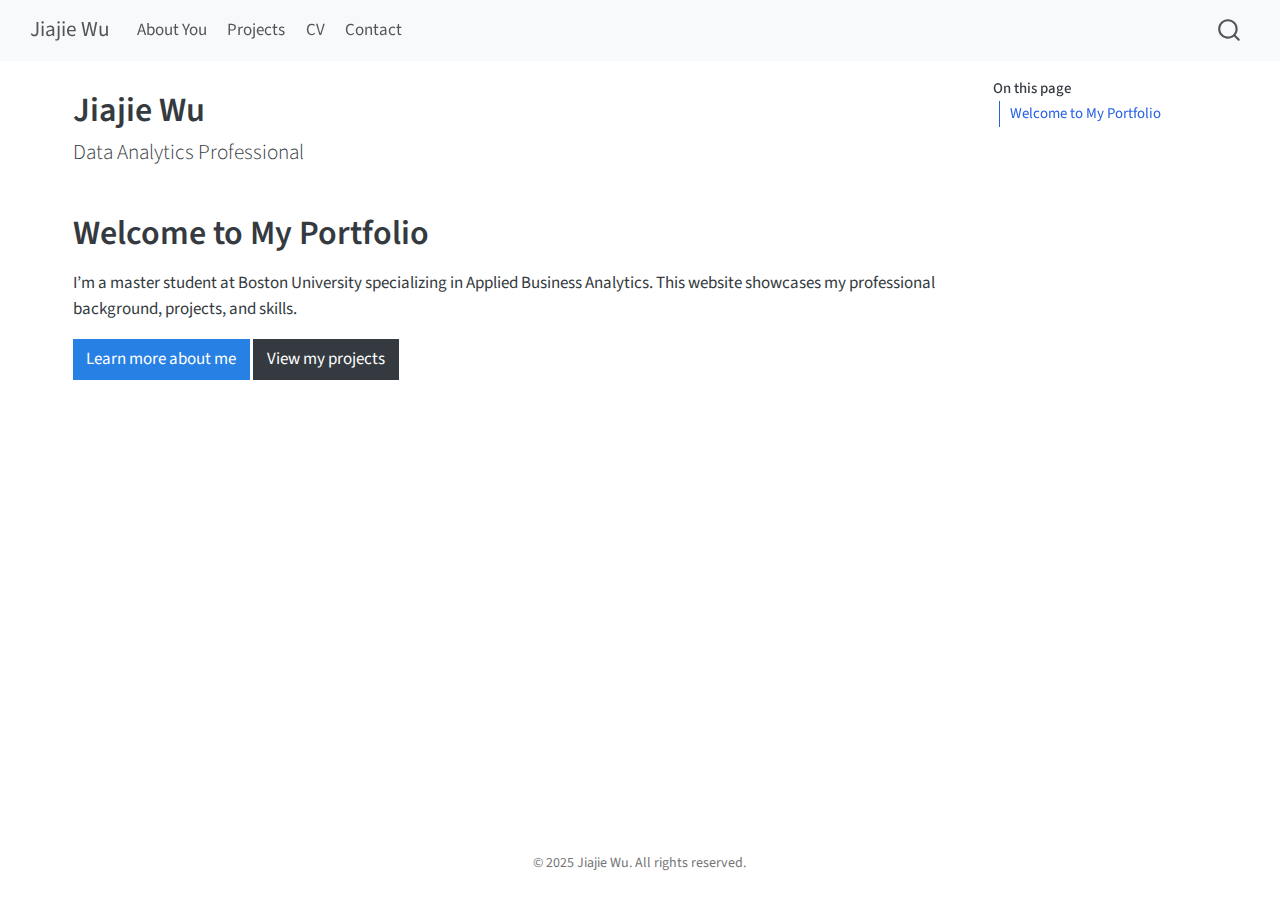
<file: docs/index.html>
<!DOCTYPE html>
<html xmlns="http://www.w3.org/1999/xhtml" lang="en" xml:lang="en"><head>

<meta charset="utf-8">
<meta name="generator" content="quarto-1.6.40">

<meta name="viewport" content="width=device-width, initial-scale=1.0, user-scalable=yes">


<title>Jiajie Wu</title>
<style>
code{white-space: pre-wrap;}
span.smallcaps{font-variant: small-caps;}
div.columns{display: flex; gap: min(4vw, 1.5em);}
div.column{flex: auto; overflow-x: auto;}
div.hanging-indent{margin-left: 1.5em; text-indent: -1.5em;}
ul.task-list{list-style: none;}
ul.task-list li input[type="checkbox"] {
  width: 0.8em;
  margin: 0 0.8em 0.2em -1em; /* quarto-specific, see https://github.com/quarto-dev/quarto-cli/issues/4556 */ 
  vertical-align: middle;
}
</style>


<script src="site_libs/quarto-nav/quarto-nav.js"></script>
<script src="site_libs/quarto-nav/headroom.min.js"></script>
<script src="site_libs/clipboard/clipboard.min.js"></script>
<script src="site_libs/quarto-search/autocomplete.umd.js"></script>
<script src="site_libs/quarto-search/fuse.min.js"></script>
<script src="site_libs/quarto-search/quarto-search.js"></script>
<meta name="quarto:offset" content="./">
<script src="site_libs/quarto-html/quarto.js"></script>
<script src="site_libs/quarto-html/popper.min.js"></script>
<script src="site_libs/quarto-html/tippy.umd.min.js"></script>
<script src="site_libs/quarto-html/anchor.min.js"></script>
<link href="site_libs/quarto-html/tippy.css" rel="stylesheet">
<link href="site_libs/quarto-html/quarto-syntax-highlighting-549806ee2085284f45b00abea8c6df48.css" rel="stylesheet" id="quarto-text-highlighting-styles">
<script src="site_libs/bootstrap/bootstrap.min.js"></script>
<link href="site_libs/bootstrap/bootstrap-icons.css" rel="stylesheet">
<link href="site_libs/bootstrap/bootstrap-ddd961a2510921635943dfbbd19534c4.min.css" rel="stylesheet" append-hash="true" id="quarto-bootstrap" data-mode="light">
<script id="quarto-search-options" type="application/json">{
  "location": "navbar",
  "copy-button": false,
  "collapse-after": 3,
  "panel-placement": "end",
  "type": "overlay",
  "limit": 50,
  "keyboard-shortcut": [
    "f",
    "/",
    "s"
  ],
  "show-item-context": false,
  "language": {
    "search-no-results-text": "No results",
    "search-matching-documents-text": "matching documents",
    "search-copy-link-title": "Copy link to search",
    "search-hide-matches-text": "Hide additional matches",
    "search-more-match-text": "more match in this document",
    "search-more-matches-text": "more matches in this document",
    "search-clear-button-title": "Clear",
    "search-text-placeholder": "",
    "search-detached-cancel-button-title": "Cancel",
    "search-submit-button-title": "Submit",
    "search-label": "Search"
  }
}</script>


<link rel="stylesheet" href="styles.css">
</head>

<body class="nav-fixed">

<div id="quarto-search-results"></div>
  <header id="quarto-header" class="headroom fixed-top">
    <nav class="navbar navbar-expand-lg " data-bs-theme="dark">
      <div class="navbar-container container-fluid">
      <div class="navbar-brand-container mx-auto">
    <a class="navbar-brand" href="./index.html">
    <span class="navbar-title">Jiajie Wu</span>
    </a>
  </div>
            <div id="quarto-search" class="" title="Search"></div>
          <button class="navbar-toggler" type="button" data-bs-toggle="collapse" data-bs-target="#navbarCollapse" aria-controls="navbarCollapse" role="menu" aria-expanded="false" aria-label="Toggle navigation" onclick="if (window.quartoToggleHeadroom) { window.quartoToggleHeadroom(); }">
  <span class="navbar-toggler-icon"></span>
</button>
          <div class="collapse navbar-collapse" id="navbarCollapse">
            <ul class="navbar-nav navbar-nav-scroll me-auto">
  <li class="nav-item">
    <a class="nav-link" href="./about.html"> 
<span class="menu-text">About You</span></a>
  </li>  
  <li class="nav-item">
    <a class="nav-link" href="./projects.html"> 
<span class="menu-text">Projects</span></a>
  </li>  
  <li class="nav-item">
    <a class="nav-link" href="./cv.html"> 
<span class="menu-text">CV</span></a>
  </li>  
  <li class="nav-item">
    <a class="nav-link" href="./contact.html"> 
<span class="menu-text">Contact</span></a>
  </li>  
</ul>
          </div> <!-- /navcollapse -->
            <div class="quarto-navbar-tools">
</div>
      </div> <!-- /container-fluid -->
    </nav>
</header>
<!-- content -->
<div id="quarto-content" class="quarto-container page-columns page-rows-contents page-layout-full page-navbar">
<!-- sidebar -->
<!-- margin-sidebar -->
    <div id="quarto-margin-sidebar" class="sidebar margin-sidebar">
        <nav id="TOC" role="doc-toc" class="toc-active">
    <h2 id="toc-title">On this page</h2>
   
  <ul>
  <li><a href="#welcome-to-my-portfolio" id="toc-welcome-to-my-portfolio" class="nav-link active" data-scroll-target="#welcome-to-my-portfolio">Welcome to My Portfolio</a></li>
  </ul>
</nav>
    </div>
<!-- main -->
<main class="content column-page-left" id="quarto-document-content">

<header id="title-block-header" class="quarto-title-block default">
<div class="quarto-title">
<h1 class="title">Jiajie Wu</h1>
<p class="subtitle lead">Data Analytics Professional</p>
</div>



<div class="quarto-title-meta column-page-left">

    
  
    
  </div>
  


</header>


<section id="welcome-to-my-portfolio" class="level1">
<h1>Welcome to My Portfolio</h1>
<p>I’m a master student at Boston University specializing in Applied Business Analytics. This website showcases my professional background, projects, and skills.</p>
<p><a href="./about.html" class="btn btn-primary">Learn more about me</a> <a href="./projects.html" class="btn btn-secondary">View my projects</a></p>


</section>

</main> <!-- /main -->
<script id="quarto-html-after-body" type="application/javascript">
window.document.addEventListener("DOMContentLoaded", function (event) {
  const toggleBodyColorMode = (bsSheetEl) => {
    const mode = bsSheetEl.getAttribute("data-mode");
    const bodyEl = window.document.querySelector("body");
    if (mode === "dark") {
      bodyEl.classList.add("quarto-dark");
      bodyEl.classList.remove("quarto-light");
    } else {
      bodyEl.classList.add("quarto-light");
      bodyEl.classList.remove("quarto-dark");
    }
  }
  const toggleBodyColorPrimary = () => {
    const bsSheetEl = window.document.querySelector("link#quarto-bootstrap");
    if (bsSheetEl) {
      toggleBodyColorMode(bsSheetEl);
    }
  }
  toggleBodyColorPrimary();  
  const icon = "";
  const anchorJS = new window.AnchorJS();
  anchorJS.options = {
    placement: 'right',
    icon: icon
  };
  anchorJS.add('.anchored');
  const isCodeAnnotation = (el) => {
    for (const clz of el.classList) {
      if (clz.startsWith('code-annotation-')) {                     
        return true;
      }
    }
    return false;
  }
  const onCopySuccess = function(e) {
    // button target
    const button = e.trigger;
    // don't keep focus
    button.blur();
    // flash "checked"
    button.classList.add('code-copy-button-checked');
    var currentTitle = button.getAttribute("title");
    button.setAttribute("title", "Copied!");
    let tooltip;
    if (window.bootstrap) {
      button.setAttribute("data-bs-toggle", "tooltip");
      button.setAttribute("data-bs-placement", "left");
      button.setAttribute("data-bs-title", "Copied!");
      tooltip = new bootstrap.Tooltip(button, 
        { trigger: "manual", 
          customClass: "code-copy-button-tooltip",
          offset: [0, -8]});
      tooltip.show();    
    }
    setTimeout(function() {
      if (tooltip) {
        tooltip.hide();
        button.removeAttribute("data-bs-title");
        button.removeAttribute("data-bs-toggle");
        button.removeAttribute("data-bs-placement");
      }
      button.setAttribute("title", currentTitle);
      button.classList.remove('code-copy-button-checked');
    }, 1000);
    // clear code selection
    e.clearSelection();
  }
  const getTextToCopy = function(trigger) {
      const codeEl = trigger.previousElementSibling.cloneNode(true);
      for (const childEl of codeEl.children) {
        if (isCodeAnnotation(childEl)) {
          childEl.remove();
        }
      }
      return codeEl.innerText;
  }
  const clipboard = new window.ClipboardJS('.code-copy-button:not([data-in-quarto-modal])', {
    text: getTextToCopy
  });
  clipboard.on('success', onCopySuccess);
  if (window.document.getElementById('quarto-embedded-source-code-modal')) {
    const clipboardModal = new window.ClipboardJS('.code-copy-button[data-in-quarto-modal]', {
      text: getTextToCopy,
      container: window.document.getElementById('quarto-embedded-source-code-modal')
    });
    clipboardModal.on('success', onCopySuccess);
  }
    var localhostRegex = new RegExp(/^(?:http|https):\/\/localhost\:?[0-9]*\//);
    var mailtoRegex = new RegExp(/^mailto:/);
      var filterRegex = new RegExp('/' + window.location.host + '/');
    var isInternal = (href) => {
        return filterRegex.test(href) || localhostRegex.test(href) || mailtoRegex.test(href);
    }
    // Inspect non-navigation links and adorn them if external
 	var links = window.document.querySelectorAll('a[href]:not(.nav-link):not(.navbar-brand):not(.toc-action):not(.sidebar-link):not(.sidebar-item-toggle):not(.pagination-link):not(.no-external):not([aria-hidden]):not(.dropdown-item):not(.quarto-navigation-tool):not(.about-link)');
    for (var i=0; i<links.length; i++) {
      const link = links[i];
      if (!isInternal(link.href)) {
        // undo the damage that might have been done by quarto-nav.js in the case of
        // links that we want to consider external
        if (link.dataset.originalHref !== undefined) {
          link.href = link.dataset.originalHref;
        }
      }
    }
  function tippyHover(el, contentFn, onTriggerFn, onUntriggerFn) {
    const config = {
      allowHTML: true,
      maxWidth: 500,
      delay: 100,
      arrow: false,
      appendTo: function(el) {
          return el.parentElement;
      },
      interactive: true,
      interactiveBorder: 10,
      theme: 'quarto',
      placement: 'bottom-start',
    };
    if (contentFn) {
      config.content = contentFn;
    }
    if (onTriggerFn) {
      config.onTrigger = onTriggerFn;
    }
    if (onUntriggerFn) {
      config.onUntrigger = onUntriggerFn;
    }
    window.tippy(el, config); 
  }
  const noterefs = window.document.querySelectorAll('a[role="doc-noteref"]');
  for (var i=0; i<noterefs.length; i++) {
    const ref = noterefs[i];
    tippyHover(ref, function() {
      // use id or data attribute instead here
      let href = ref.getAttribute('data-footnote-href') || ref.getAttribute('href');
      try { href = new URL(href).hash; } catch {}
      const id = href.replace(/^#\/?/, "");
      const note = window.document.getElementById(id);
      if (note) {
        return note.innerHTML;
      } else {
        return "";
      }
    });
  }
  const xrefs = window.document.querySelectorAll('a.quarto-xref');
  const processXRef = (id, note) => {
    // Strip column container classes
    const stripColumnClz = (el) => {
      el.classList.remove("page-full", "page-columns");
      if (el.children) {
        for (const child of el.children) {
          stripColumnClz(child);
        }
      }
    }
    stripColumnClz(note)
    if (id === null || id.startsWith('sec-')) {
      // Special case sections, only their first couple elements
      const container = document.createElement("div");
      if (note.children && note.children.length > 2) {
        container.appendChild(note.children[0].cloneNode(true));
        for (let i = 1; i < note.children.length; i++) {
          const child = note.children[i];
          if (child.tagName === "P" && child.innerText === "") {
            continue;
          } else {
            container.appendChild(child.cloneNode(true));
            break;
          }
        }
        if (window.Quarto?.typesetMath) {
          window.Quarto.typesetMath(container);
        }
        return container.innerHTML
      } else {
        if (window.Quarto?.typesetMath) {
          window.Quarto.typesetMath(note);
        }
        return note.innerHTML;
      }
    } else {
      // Remove any anchor links if they are present
      const anchorLink = note.querySelector('a.anchorjs-link');
      if (anchorLink) {
        anchorLink.remove();
      }
      if (window.Quarto?.typesetMath) {
        window.Quarto.typesetMath(note);
      }
      if (note.classList.contains("callout")) {
        return note.outerHTML;
      } else {
        return note.innerHTML;
      }
    }
  }
  for (var i=0; i<xrefs.length; i++) {
    const xref = xrefs[i];
    tippyHover(xref, undefined, function(instance) {
      instance.disable();
      let url = xref.getAttribute('href');
      let hash = undefined; 
      if (url.startsWith('#')) {
        hash = url;
      } else {
        try { hash = new URL(url).hash; } catch {}
      }
      if (hash) {
        const id = hash.replace(/^#\/?/, "");
        const note = window.document.getElementById(id);
        if (note !== null) {
          try {
            const html = processXRef(id, note.cloneNode(true));
            instance.setContent(html);
          } finally {
            instance.enable();
            instance.show();
          }
        } else {
          // See if we can fetch this
          fetch(url.split('#')[0])
          .then(res => res.text())
          .then(html => {
            const parser = new DOMParser();
            const htmlDoc = parser.parseFromString(html, "text/html");
            const note = htmlDoc.getElementById(id);
            if (note !== null) {
              const html = processXRef(id, note);
              instance.setContent(html);
            } 
          }).finally(() => {
            instance.enable();
            instance.show();
          });
        }
      } else {
        // See if we can fetch a full url (with no hash to target)
        // This is a special case and we should probably do some content thinning / targeting
        fetch(url)
        .then(res => res.text())
        .then(html => {
          const parser = new DOMParser();
          const htmlDoc = parser.parseFromString(html, "text/html");
          const note = htmlDoc.querySelector('main.content');
          if (note !== null) {
            // This should only happen for chapter cross references
            // (since there is no id in the URL)
            // remove the first header
            if (note.children.length > 0 && note.children[0].tagName === "HEADER") {
              note.children[0].remove();
            }
            const html = processXRef(null, note);
            instance.setContent(html);
          } 
        }).finally(() => {
          instance.enable();
          instance.show();
        });
      }
    }, function(instance) {
    });
  }
      let selectedAnnoteEl;
      const selectorForAnnotation = ( cell, annotation) => {
        let cellAttr = 'data-code-cell="' + cell + '"';
        let lineAttr = 'data-code-annotation="' +  annotation + '"';
        const selector = 'span[' + cellAttr + '][' + lineAttr + ']';
        return selector;
      }
      const selectCodeLines = (annoteEl) => {
        const doc = window.document;
        const targetCell = annoteEl.getAttribute("data-target-cell");
        const targetAnnotation = annoteEl.getAttribute("data-target-annotation");
        const annoteSpan = window.document.querySelector(selectorForAnnotation(targetCell, targetAnnotation));
        const lines = annoteSpan.getAttribute("data-code-lines").split(",");
        const lineIds = lines.map((line) => {
          return targetCell + "-" + line;
        })
        let top = null;
        let height = null;
        let parent = null;
        if (lineIds.length > 0) {
            //compute the position of the single el (top and bottom and make a div)
            const el = window.document.getElementById(lineIds[0]);
            top = el.offsetTop;
            height = el.offsetHeight;
            parent = el.parentElement.parentElement;
          if (lineIds.length > 1) {
            const lastEl = window.document.getElementById(lineIds[lineIds.length - 1]);
            const bottom = lastEl.offsetTop + lastEl.offsetHeight;
            height = bottom - top;
          }
          if (top !== null && height !== null && parent !== null) {
            // cook up a div (if necessary) and position it 
            let div = window.document.getElementById("code-annotation-line-highlight");
            if (div === null) {
              div = window.document.createElement("div");
              div.setAttribute("id", "code-annotation-line-highlight");
              div.style.position = 'absolute';
              parent.appendChild(div);
            }
            div.style.top = top - 2 + "px";
            div.style.height = height + 4 + "px";
            div.style.left = 0;
            let gutterDiv = window.document.getElementById("code-annotation-line-highlight-gutter");
            if (gutterDiv === null) {
              gutterDiv = window.document.createElement("div");
              gutterDiv.setAttribute("id", "code-annotation-line-highlight-gutter");
              gutterDiv.style.position = 'absolute';
              const codeCell = window.document.getElementById(targetCell);
              const gutter = codeCell.querySelector('.code-annotation-gutter');
              gutter.appendChild(gutterDiv);
            }
            gutterDiv.style.top = top - 2 + "px";
            gutterDiv.style.height = height + 4 + "px";
          }
          selectedAnnoteEl = annoteEl;
        }
      };
      const unselectCodeLines = () => {
        const elementsIds = ["code-annotation-line-highlight", "code-annotation-line-highlight-gutter"];
        elementsIds.forEach((elId) => {
          const div = window.document.getElementById(elId);
          if (div) {
            div.remove();
          }
        });
        selectedAnnoteEl = undefined;
      };
        // Handle positioning of the toggle
    window.addEventListener(
      "resize",
      throttle(() => {
        elRect = undefined;
        if (selectedAnnoteEl) {
          selectCodeLines(selectedAnnoteEl);
        }
      }, 10)
    );
    function throttle(fn, ms) {
    let throttle = false;
    let timer;
      return (...args) => {
        if(!throttle) { // first call gets through
            fn.apply(this, args);
            throttle = true;
        } else { // all the others get throttled
            if(timer) clearTimeout(timer); // cancel #2
            timer = setTimeout(() => {
              fn.apply(this, args);
              timer = throttle = false;
            }, ms);
        }
      };
    }
      // Attach click handler to the DT
      const annoteDls = window.document.querySelectorAll('dt[data-target-cell]');
      for (const annoteDlNode of annoteDls) {
        annoteDlNode.addEventListener('click', (event) => {
          const clickedEl = event.target;
          if (clickedEl !== selectedAnnoteEl) {
            unselectCodeLines();
            const activeEl = window.document.querySelector('dt[data-target-cell].code-annotation-active');
            if (activeEl) {
              activeEl.classList.remove('code-annotation-active');
            }
            selectCodeLines(clickedEl);
            clickedEl.classList.add('code-annotation-active');
          } else {
            // Unselect the line
            unselectCodeLines();
            clickedEl.classList.remove('code-annotation-active');
          }
        });
      }
  const findCites = (el) => {
    const parentEl = el.parentElement;
    if (parentEl) {
      const cites = parentEl.dataset.cites;
      if (cites) {
        return {
          el,
          cites: cites.split(' ')
        };
      } else {
        return findCites(el.parentElement)
      }
    } else {
      return undefined;
    }
  };
  var bibliorefs = window.document.querySelectorAll('a[role="doc-biblioref"]');
  for (var i=0; i<bibliorefs.length; i++) {
    const ref = bibliorefs[i];
    const citeInfo = findCites(ref);
    if (citeInfo) {
      tippyHover(citeInfo.el, function() {
        var popup = window.document.createElement('div');
        citeInfo.cites.forEach(function(cite) {
          var citeDiv = window.document.createElement('div');
          citeDiv.classList.add('hanging-indent');
          citeDiv.classList.add('csl-entry');
          var biblioDiv = window.document.getElementById('ref-' + cite);
          if (biblioDiv) {
            citeDiv.innerHTML = biblioDiv.innerHTML;
          }
          popup.appendChild(citeDiv);
        });
        return popup.innerHTML;
      });
    }
  }
});
</script>
</div> <!-- /content -->
<footer class="footer">
  <div class="nav-footer">
    <div class="nav-footer-left">
      &nbsp;
    </div>   
    <div class="nav-footer-center">
      <ul class="footer-items list-unstyled">
    <li class="nav-item">
 © 2025 Jiajie Wu. All rights reserved.
  </li>  
</ul>
    </div>
    <div class="nav-footer-right">
      &nbsp;
    </div>
  </div>
</footer>




</body></html>
</file>
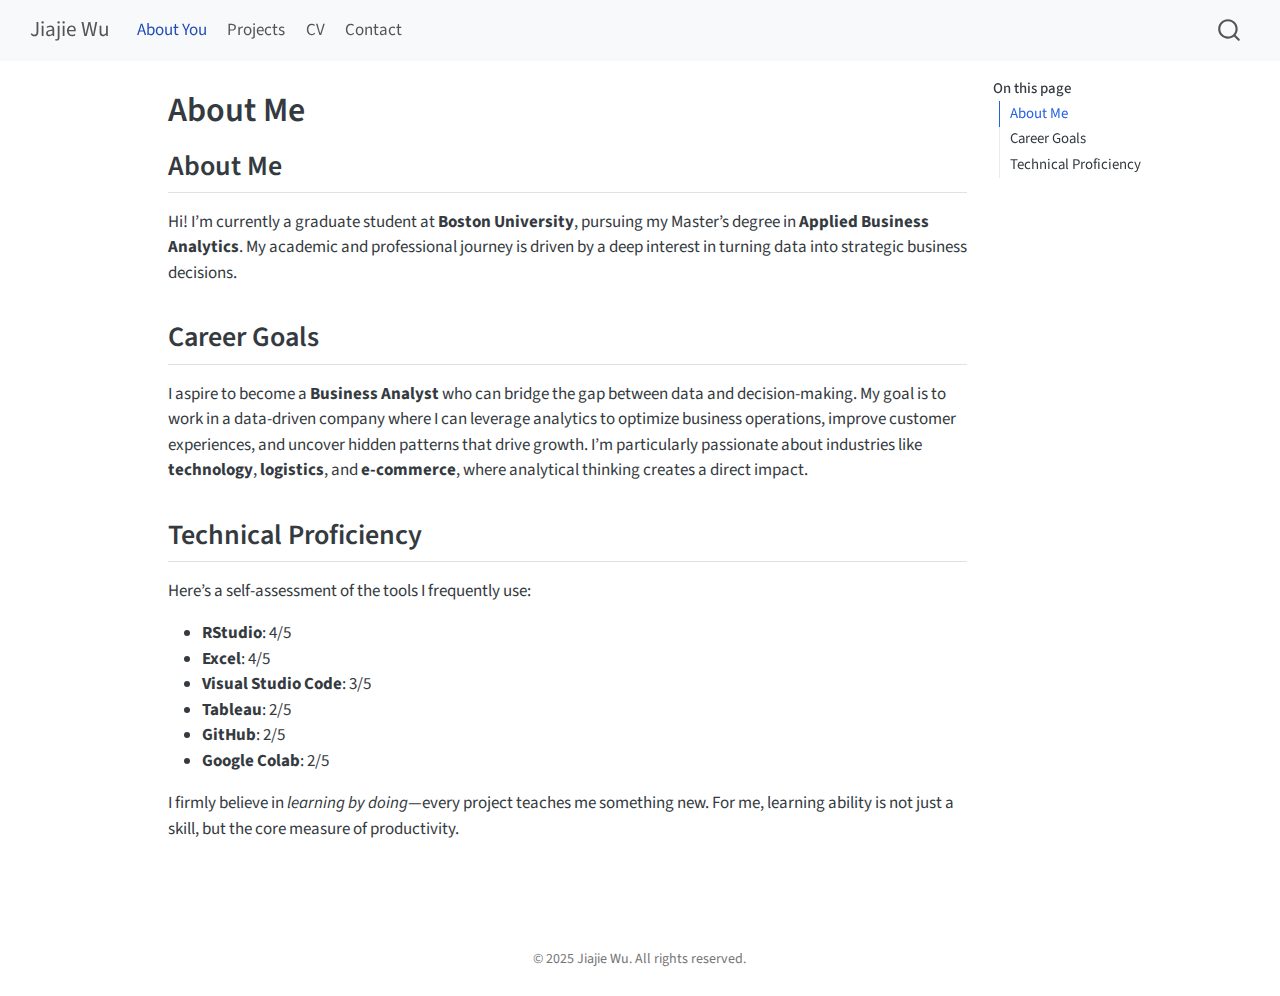
<file: docs/about.html>
<!DOCTYPE html>
<html xmlns="http://www.w3.org/1999/xhtml" lang="en" xml:lang="en"><head>

<meta charset="utf-8">
<meta name="generator" content="quarto-1.6.40">

<meta name="viewport" content="width=device-width, initial-scale=1.0, user-scalable=yes">


<title>About Me – Jiajie Wu</title>
<style>
code{white-space: pre-wrap;}
span.smallcaps{font-variant: small-caps;}
div.columns{display: flex; gap: min(4vw, 1.5em);}
div.column{flex: auto; overflow-x: auto;}
div.hanging-indent{margin-left: 1.5em; text-indent: -1.5em;}
ul.task-list{list-style: none;}
ul.task-list li input[type="checkbox"] {
  width: 0.8em;
  margin: 0 0.8em 0.2em -1em; /* quarto-specific, see https://github.com/quarto-dev/quarto-cli/issues/4556 */ 
  vertical-align: middle;
}
</style>


<script src="site_libs/quarto-nav/quarto-nav.js"></script>
<script src="site_libs/quarto-nav/headroom.min.js"></script>
<script src="site_libs/clipboard/clipboard.min.js"></script>
<script src="site_libs/quarto-search/autocomplete.umd.js"></script>
<script src="site_libs/quarto-search/fuse.min.js"></script>
<script src="site_libs/quarto-search/quarto-search.js"></script>
<meta name="quarto:offset" content="./">
<script src="site_libs/quarto-html/quarto.js"></script>
<script src="site_libs/quarto-html/popper.min.js"></script>
<script src="site_libs/quarto-html/tippy.umd.min.js"></script>
<script src="site_libs/quarto-html/anchor.min.js"></script>
<link href="site_libs/quarto-html/tippy.css" rel="stylesheet">
<link href="site_libs/quarto-html/quarto-syntax-highlighting-549806ee2085284f45b00abea8c6df48.css" rel="stylesheet" id="quarto-text-highlighting-styles">
<script src="site_libs/bootstrap/bootstrap.min.js"></script>
<link href="site_libs/bootstrap/bootstrap-icons.css" rel="stylesheet">
<link href="site_libs/bootstrap/bootstrap-ddd961a2510921635943dfbbd19534c4.min.css" rel="stylesheet" append-hash="true" id="quarto-bootstrap" data-mode="light">
<script id="quarto-search-options" type="application/json">{
  "location": "navbar",
  "copy-button": false,
  "collapse-after": 3,
  "panel-placement": "end",
  "type": "overlay",
  "limit": 50,
  "keyboard-shortcut": [
    "f",
    "/",
    "s"
  ],
  "show-item-context": false,
  "language": {
    "search-no-results-text": "No results",
    "search-matching-documents-text": "matching documents",
    "search-copy-link-title": "Copy link to search",
    "search-hide-matches-text": "Hide additional matches",
    "search-more-match-text": "more match in this document",
    "search-more-matches-text": "more matches in this document",
    "search-clear-button-title": "Clear",
    "search-text-placeholder": "",
    "search-detached-cancel-button-title": "Cancel",
    "search-submit-button-title": "Submit",
    "search-label": "Search"
  }
}</script>


<link rel="stylesheet" href="styles.css">
</head>

<body class="nav-fixed">

<div id="quarto-search-results"></div>
  <header id="quarto-header" class="headroom fixed-top">
    <nav class="navbar navbar-expand-lg " data-bs-theme="dark">
      <div class="navbar-container container-fluid">
      <div class="navbar-brand-container mx-auto">
    <a class="navbar-brand" href="./index.html">
    <span class="navbar-title">Jiajie Wu</span>
    </a>
  </div>
            <div id="quarto-search" class="" title="Search"></div>
          <button class="navbar-toggler" type="button" data-bs-toggle="collapse" data-bs-target="#navbarCollapse" aria-controls="navbarCollapse" role="menu" aria-expanded="false" aria-label="Toggle navigation" onclick="if (window.quartoToggleHeadroom) { window.quartoToggleHeadroom(); }">
  <span class="navbar-toggler-icon"></span>
</button>
          <div class="collapse navbar-collapse" id="navbarCollapse">
            <ul class="navbar-nav navbar-nav-scroll me-auto">
  <li class="nav-item">
    <a class="nav-link active" href="./about.html" aria-current="page"> 
<span class="menu-text">About You</span></a>
  </li>  
  <li class="nav-item">
    <a class="nav-link" href="./projects.html"> 
<span class="menu-text">Projects</span></a>
  </li>  
  <li class="nav-item">
    <a class="nav-link" href="./cv.html"> 
<span class="menu-text">CV</span></a>
  </li>  
  <li class="nav-item">
    <a class="nav-link" href="./contact.html"> 
<span class="menu-text">Contact</span></a>
  </li>  
</ul>
          </div> <!-- /navcollapse -->
            <div class="quarto-navbar-tools">
</div>
      </div> <!-- /container-fluid -->
    </nav>
</header>
<!-- content -->
<div id="quarto-content" class="quarto-container page-columns page-rows-contents page-layout-article page-navbar">
<!-- sidebar -->
<!-- margin-sidebar -->
    <div id="quarto-margin-sidebar" class="sidebar margin-sidebar">
        <nav id="TOC" role="doc-toc" class="toc-active">
    <h2 id="toc-title">On this page</h2>
   
  <ul>
  <li><a href="#about-me" id="toc-about-me" class="nav-link active" data-scroll-target="#about-me">About Me</a></li>
  <li><a href="#career-goals" id="toc-career-goals" class="nav-link" data-scroll-target="#career-goals">Career Goals</a></li>
  <li><a href="#technical-proficiency" id="toc-technical-proficiency" class="nav-link" data-scroll-target="#technical-proficiency">Technical Proficiency</a></li>
  </ul>
</nav>
    </div>
<!-- main -->
<main class="content" id="quarto-document-content">

<header id="title-block-header" class="quarto-title-block default">
<div class="quarto-title">
<h1 class="title">About Me</h1>
</div>



<div class="quarto-title-meta">

    
  
    
  </div>
  


</header>


<section id="about-me" class="level2">
<h2 class="anchored" data-anchor-id="about-me">About Me</h2>
<p>Hi! I’m currently a graduate student at <strong>Boston University</strong>, pursuing my Master’s degree in <strong>Applied Business Analytics</strong>. My academic and professional journey is driven by a deep interest in turning data into strategic business decisions.</p>
</section>
<section id="career-goals" class="level2">
<h2 class="anchored" data-anchor-id="career-goals">Career Goals</h2>
<p>I aspire to become a <strong>Business Analyst</strong> who can bridge the gap between data and decision-making. My goal is to work in a data-driven company where I can leverage analytics to optimize business operations, improve customer experiences, and uncover hidden patterns that drive growth. I’m particularly passionate about industries like <strong>technology</strong>, <strong>logistics</strong>, and <strong>e-commerce</strong>, where analytical thinking creates a direct impact.</p>
</section>
<section id="technical-proficiency" class="level2">
<h2 class="anchored" data-anchor-id="technical-proficiency">Technical Proficiency</h2>
<p>Here’s a self-assessment of the tools I frequently use:</p>
<ul>
<li><strong>RStudio</strong>: 4/5</li>
<li><strong>Excel</strong>: 4/5</li>
<li><strong>Visual Studio Code</strong>: 3/5</li>
<li><strong>Tableau</strong>: 2/5</li>
<li><strong>GitHub</strong>: 2/5</li>
<li><strong>Google Colab</strong>: 2/5</li>
</ul>
<p>I firmly believe in <em>learning by doing</em>—every project teaches me something new. For me, learning ability is not just a skill, but the core measure of productivity.</p>


</section>

</main> <!-- /main -->
<script id="quarto-html-after-body" type="application/javascript">
window.document.addEventListener("DOMContentLoaded", function (event) {
  const toggleBodyColorMode = (bsSheetEl) => {
    const mode = bsSheetEl.getAttribute("data-mode");
    const bodyEl = window.document.querySelector("body");
    if (mode === "dark") {
      bodyEl.classList.add("quarto-dark");
      bodyEl.classList.remove("quarto-light");
    } else {
      bodyEl.classList.add("quarto-light");
      bodyEl.classList.remove("quarto-dark");
    }
  }
  const toggleBodyColorPrimary = () => {
    const bsSheetEl = window.document.querySelector("link#quarto-bootstrap");
    if (bsSheetEl) {
      toggleBodyColorMode(bsSheetEl);
    }
  }
  toggleBodyColorPrimary();  
  const icon = "";
  const anchorJS = new window.AnchorJS();
  anchorJS.options = {
    placement: 'right',
    icon: icon
  };
  anchorJS.add('.anchored');
  const isCodeAnnotation = (el) => {
    for (const clz of el.classList) {
      if (clz.startsWith('code-annotation-')) {                     
        return true;
      }
    }
    return false;
  }
  const onCopySuccess = function(e) {
    // button target
    const button = e.trigger;
    // don't keep focus
    button.blur();
    // flash "checked"
    button.classList.add('code-copy-button-checked');
    var currentTitle = button.getAttribute("title");
    button.setAttribute("title", "Copied!");
    let tooltip;
    if (window.bootstrap) {
      button.setAttribute("data-bs-toggle", "tooltip");
      button.setAttribute("data-bs-placement", "left");
      button.setAttribute("data-bs-title", "Copied!");
      tooltip = new bootstrap.Tooltip(button, 
        { trigger: "manual", 
          customClass: "code-copy-button-tooltip",
          offset: [0, -8]});
      tooltip.show();    
    }
    setTimeout(function() {
      if (tooltip) {
        tooltip.hide();
        button.removeAttribute("data-bs-title");
        button.removeAttribute("data-bs-toggle");
        button.removeAttribute("data-bs-placement");
      }
      button.setAttribute("title", currentTitle);
      button.classList.remove('code-copy-button-checked');
    }, 1000);
    // clear code selection
    e.clearSelection();
  }
  const getTextToCopy = function(trigger) {
      const codeEl = trigger.previousElementSibling.cloneNode(true);
      for (const childEl of codeEl.children) {
        if (isCodeAnnotation(childEl)) {
          childEl.remove();
        }
      }
      return codeEl.innerText;
  }
  const clipboard = new window.ClipboardJS('.code-copy-button:not([data-in-quarto-modal])', {
    text: getTextToCopy
  });
  clipboard.on('success', onCopySuccess);
  if (window.document.getElementById('quarto-embedded-source-code-modal')) {
    const clipboardModal = new window.ClipboardJS('.code-copy-button[data-in-quarto-modal]', {
      text: getTextToCopy,
      container: window.document.getElementById('quarto-embedded-source-code-modal')
    });
    clipboardModal.on('success', onCopySuccess);
  }
    var localhostRegex = new RegExp(/^(?:http|https):\/\/localhost\:?[0-9]*\//);
    var mailtoRegex = new RegExp(/^mailto:/);
      var filterRegex = new RegExp('/' + window.location.host + '/');
    var isInternal = (href) => {
        return filterRegex.test(href) || localhostRegex.test(href) || mailtoRegex.test(href);
    }
    // Inspect non-navigation links and adorn them if external
 	var links = window.document.querySelectorAll('a[href]:not(.nav-link):not(.navbar-brand):not(.toc-action):not(.sidebar-link):not(.sidebar-item-toggle):not(.pagination-link):not(.no-external):not([aria-hidden]):not(.dropdown-item):not(.quarto-navigation-tool):not(.about-link)');
    for (var i=0; i<links.length; i++) {
      const link = links[i];
      if (!isInternal(link.href)) {
        // undo the damage that might have been done by quarto-nav.js in the case of
        // links that we want to consider external
        if (link.dataset.originalHref !== undefined) {
          link.href = link.dataset.originalHref;
        }
      }
    }
  function tippyHover(el, contentFn, onTriggerFn, onUntriggerFn) {
    const config = {
      allowHTML: true,
      maxWidth: 500,
      delay: 100,
      arrow: false,
      appendTo: function(el) {
          return el.parentElement;
      },
      interactive: true,
      interactiveBorder: 10,
      theme: 'quarto',
      placement: 'bottom-start',
    };
    if (contentFn) {
      config.content = contentFn;
    }
    if (onTriggerFn) {
      config.onTrigger = onTriggerFn;
    }
    if (onUntriggerFn) {
      config.onUntrigger = onUntriggerFn;
    }
    window.tippy(el, config); 
  }
  const noterefs = window.document.querySelectorAll('a[role="doc-noteref"]');
  for (var i=0; i<noterefs.length; i++) {
    const ref = noterefs[i];
    tippyHover(ref, function() {
      // use id or data attribute instead here
      let href = ref.getAttribute('data-footnote-href') || ref.getAttribute('href');
      try { href = new URL(href).hash; } catch {}
      const id = href.replace(/^#\/?/, "");
      const note = window.document.getElementById(id);
      if (note) {
        return note.innerHTML;
      } else {
        return "";
      }
    });
  }
  const xrefs = window.document.querySelectorAll('a.quarto-xref');
  const processXRef = (id, note) => {
    // Strip column container classes
    const stripColumnClz = (el) => {
      el.classList.remove("page-full", "page-columns");
      if (el.children) {
        for (const child of el.children) {
          stripColumnClz(child);
        }
      }
    }
    stripColumnClz(note)
    if (id === null || id.startsWith('sec-')) {
      // Special case sections, only their first couple elements
      const container = document.createElement("div");
      if (note.children && note.children.length > 2) {
        container.appendChild(note.children[0].cloneNode(true));
        for (let i = 1; i < note.children.length; i++) {
          const child = note.children[i];
          if (child.tagName === "P" && child.innerText === "") {
            continue;
          } else {
            container.appendChild(child.cloneNode(true));
            break;
          }
        }
        if (window.Quarto?.typesetMath) {
          window.Quarto.typesetMath(container);
        }
        return container.innerHTML
      } else {
        if (window.Quarto?.typesetMath) {
          window.Quarto.typesetMath(note);
        }
        return note.innerHTML;
      }
    } else {
      // Remove any anchor links if they are present
      const anchorLink = note.querySelector('a.anchorjs-link');
      if (anchorLink) {
        anchorLink.remove();
      }
      if (window.Quarto?.typesetMath) {
        window.Quarto.typesetMath(note);
      }
      if (note.classList.contains("callout")) {
        return note.outerHTML;
      } else {
        return note.innerHTML;
      }
    }
  }
  for (var i=0; i<xrefs.length; i++) {
    const xref = xrefs[i];
    tippyHover(xref, undefined, function(instance) {
      instance.disable();
      let url = xref.getAttribute('href');
      let hash = undefined; 
      if (url.startsWith('#')) {
        hash = url;
      } else {
        try { hash = new URL(url).hash; } catch {}
      }
      if (hash) {
        const id = hash.replace(/^#\/?/, "");
        const note = window.document.getElementById(id);
        if (note !== null) {
          try {
            const html = processXRef(id, note.cloneNode(true));
            instance.setContent(html);
          } finally {
            instance.enable();
            instance.show();
          }
        } else {
          // See if we can fetch this
          fetch(url.split('#')[0])
          .then(res => res.text())
          .then(html => {
            const parser = new DOMParser();
            const htmlDoc = parser.parseFromString(html, "text/html");
            const note = htmlDoc.getElementById(id);
            if (note !== null) {
              const html = processXRef(id, note);
              instance.setContent(html);
            } 
          }).finally(() => {
            instance.enable();
            instance.show();
          });
        }
      } else {
        // See if we can fetch a full url (with no hash to target)
        // This is a special case and we should probably do some content thinning / targeting
        fetch(url)
        .then(res => res.text())
        .then(html => {
          const parser = new DOMParser();
          const htmlDoc = parser.parseFromString(html, "text/html");
          const note = htmlDoc.querySelector('main.content');
          if (note !== null) {
            // This should only happen for chapter cross references
            // (since there is no id in the URL)
            // remove the first header
            if (note.children.length > 0 && note.children[0].tagName === "HEADER") {
              note.children[0].remove();
            }
            const html = processXRef(null, note);
            instance.setContent(html);
          } 
        }).finally(() => {
          instance.enable();
          instance.show();
        });
      }
    }, function(instance) {
    });
  }
      let selectedAnnoteEl;
      const selectorForAnnotation = ( cell, annotation) => {
        let cellAttr = 'data-code-cell="' + cell + '"';
        let lineAttr = 'data-code-annotation="' +  annotation + '"';
        const selector = 'span[' + cellAttr + '][' + lineAttr + ']';
        return selector;
      }
      const selectCodeLines = (annoteEl) => {
        const doc = window.document;
        const targetCell = annoteEl.getAttribute("data-target-cell");
        const targetAnnotation = annoteEl.getAttribute("data-target-annotation");
        const annoteSpan = window.document.querySelector(selectorForAnnotation(targetCell, targetAnnotation));
        const lines = annoteSpan.getAttribute("data-code-lines").split(",");
        const lineIds = lines.map((line) => {
          return targetCell + "-" + line;
        })
        let top = null;
        let height = null;
        let parent = null;
        if (lineIds.length > 0) {
            //compute the position of the single el (top and bottom and make a div)
            const el = window.document.getElementById(lineIds[0]);
            top = el.offsetTop;
            height = el.offsetHeight;
            parent = el.parentElement.parentElement;
          if (lineIds.length > 1) {
            const lastEl = window.document.getElementById(lineIds[lineIds.length - 1]);
            const bottom = lastEl.offsetTop + lastEl.offsetHeight;
            height = bottom - top;
          }
          if (top !== null && height !== null && parent !== null) {
            // cook up a div (if necessary) and position it 
            let div = window.document.getElementById("code-annotation-line-highlight");
            if (div === null) {
              div = window.document.createElement("div");
              div.setAttribute("id", "code-annotation-line-highlight");
              div.style.position = 'absolute';
              parent.appendChild(div);
            }
            div.style.top = top - 2 + "px";
            div.style.height = height + 4 + "px";
            div.style.left = 0;
            let gutterDiv = window.document.getElementById("code-annotation-line-highlight-gutter");
            if (gutterDiv === null) {
              gutterDiv = window.document.createElement("div");
              gutterDiv.setAttribute("id", "code-annotation-line-highlight-gutter");
              gutterDiv.style.position = 'absolute';
              const codeCell = window.document.getElementById(targetCell);
              const gutter = codeCell.querySelector('.code-annotation-gutter');
              gutter.appendChild(gutterDiv);
            }
            gutterDiv.style.top = top - 2 + "px";
            gutterDiv.style.height = height + 4 + "px";
          }
          selectedAnnoteEl = annoteEl;
        }
      };
      const unselectCodeLines = () => {
        const elementsIds = ["code-annotation-line-highlight", "code-annotation-line-highlight-gutter"];
        elementsIds.forEach((elId) => {
          const div = window.document.getElementById(elId);
          if (div) {
            div.remove();
          }
        });
        selectedAnnoteEl = undefined;
      };
        // Handle positioning of the toggle
    window.addEventListener(
      "resize",
      throttle(() => {
        elRect = undefined;
        if (selectedAnnoteEl) {
          selectCodeLines(selectedAnnoteEl);
        }
      }, 10)
    );
    function throttle(fn, ms) {
    let throttle = false;
    let timer;
      return (...args) => {
        if(!throttle) { // first call gets through
            fn.apply(this, args);
            throttle = true;
        } else { // all the others get throttled
            if(timer) clearTimeout(timer); // cancel #2
            timer = setTimeout(() => {
              fn.apply(this, args);
              timer = throttle = false;
            }, ms);
        }
      };
    }
      // Attach click handler to the DT
      const annoteDls = window.document.querySelectorAll('dt[data-target-cell]');
      for (const annoteDlNode of annoteDls) {
        annoteDlNode.addEventListener('click', (event) => {
          const clickedEl = event.target;
          if (clickedEl !== selectedAnnoteEl) {
            unselectCodeLines();
            const activeEl = window.document.querySelector('dt[data-target-cell].code-annotation-active');
            if (activeEl) {
              activeEl.classList.remove('code-annotation-active');
            }
            selectCodeLines(clickedEl);
            clickedEl.classList.add('code-annotation-active');
          } else {
            // Unselect the line
            unselectCodeLines();
            clickedEl.classList.remove('code-annotation-active');
          }
        });
      }
  const findCites = (el) => {
    const parentEl = el.parentElement;
    if (parentEl) {
      const cites = parentEl.dataset.cites;
      if (cites) {
        return {
          el,
          cites: cites.split(' ')
        };
      } else {
        return findCites(el.parentElement)
      }
    } else {
      return undefined;
    }
  };
  var bibliorefs = window.document.querySelectorAll('a[role="doc-biblioref"]');
  for (var i=0; i<bibliorefs.length; i++) {
    const ref = bibliorefs[i];
    const citeInfo = findCites(ref);
    if (citeInfo) {
      tippyHover(citeInfo.el, function() {
        var popup = window.document.createElement('div');
        citeInfo.cites.forEach(function(cite) {
          var citeDiv = window.document.createElement('div');
          citeDiv.classList.add('hanging-indent');
          citeDiv.classList.add('csl-entry');
          var biblioDiv = window.document.getElementById('ref-' + cite);
          if (biblioDiv) {
            citeDiv.innerHTML = biblioDiv.innerHTML;
          }
          popup.appendChild(citeDiv);
        });
        return popup.innerHTML;
      });
    }
  }
});
</script>
</div> <!-- /content -->
<footer class="footer">
  <div class="nav-footer">
    <div class="nav-footer-left">
      &nbsp;
    </div>   
    <div class="nav-footer-center">
      <ul class="footer-items list-unstyled">
    <li class="nav-item">
 © 2025 Jiajie Wu. All rights reserved.
  </li>  
</ul>
    </div>
    <div class="nav-footer-right">
      &nbsp;
    </div>
  </div>
</footer>




</body></html>
</file>
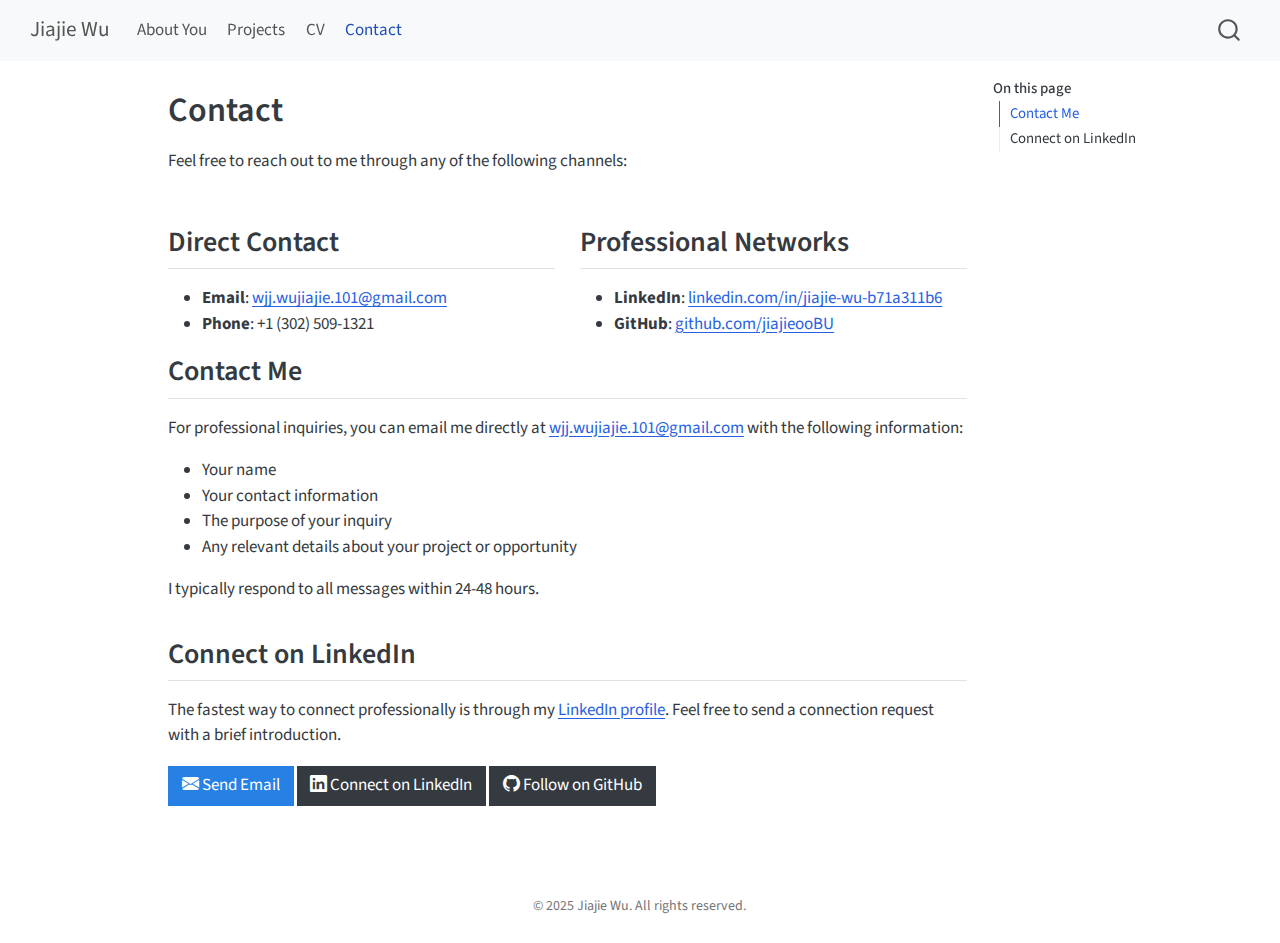
<file: docs/contact.html>
<!DOCTYPE html>
<html xmlns="http://www.w3.org/1999/xhtml" lang="en" xml:lang="en"><head>

<meta charset="utf-8">
<meta name="generator" content="quarto-1.6.40">

<meta name="viewport" content="width=device-width, initial-scale=1.0, user-scalable=yes">


<title>Contact – Jiajie Wu</title>
<style>
code{white-space: pre-wrap;}
span.smallcaps{font-variant: small-caps;}
div.columns{display: flex; gap: min(4vw, 1.5em);}
div.column{flex: auto; overflow-x: auto;}
div.hanging-indent{margin-left: 1.5em; text-indent: -1.5em;}
ul.task-list{list-style: none;}
ul.task-list li input[type="checkbox"] {
  width: 0.8em;
  margin: 0 0.8em 0.2em -1em; /* quarto-specific, see https://github.com/quarto-dev/quarto-cli/issues/4556 */ 
  vertical-align: middle;
}
</style>


<script src="site_libs/quarto-nav/quarto-nav.js"></script>
<script src="site_libs/quarto-nav/headroom.min.js"></script>
<script src="site_libs/clipboard/clipboard.min.js"></script>
<script src="site_libs/quarto-search/autocomplete.umd.js"></script>
<script src="site_libs/quarto-search/fuse.min.js"></script>
<script src="site_libs/quarto-search/quarto-search.js"></script>
<meta name="quarto:offset" content="./">
<script src="site_libs/quarto-html/quarto.js"></script>
<script src="site_libs/quarto-html/popper.min.js"></script>
<script src="site_libs/quarto-html/tippy.umd.min.js"></script>
<script src="site_libs/quarto-html/anchor.min.js"></script>
<link href="site_libs/quarto-html/tippy.css" rel="stylesheet">
<link href="site_libs/quarto-html/quarto-syntax-highlighting-549806ee2085284f45b00abea8c6df48.css" rel="stylesheet" id="quarto-text-highlighting-styles">
<script src="site_libs/bootstrap/bootstrap.min.js"></script>
<link href="site_libs/bootstrap/bootstrap-icons.css" rel="stylesheet">
<link href="site_libs/bootstrap/bootstrap-ddd961a2510921635943dfbbd19534c4.min.css" rel="stylesheet" append-hash="true" id="quarto-bootstrap" data-mode="light">
<script id="quarto-search-options" type="application/json">{
  "location": "navbar",
  "copy-button": false,
  "collapse-after": 3,
  "panel-placement": "end",
  "type": "overlay",
  "limit": 50,
  "keyboard-shortcut": [
    "f",
    "/",
    "s"
  ],
  "show-item-context": false,
  "language": {
    "search-no-results-text": "No results",
    "search-matching-documents-text": "matching documents",
    "search-copy-link-title": "Copy link to search",
    "search-hide-matches-text": "Hide additional matches",
    "search-more-match-text": "more match in this document",
    "search-more-matches-text": "more matches in this document",
    "search-clear-button-title": "Clear",
    "search-text-placeholder": "",
    "search-detached-cancel-button-title": "Cancel",
    "search-submit-button-title": "Submit",
    "search-label": "Search"
  }
}</script>


<link rel="stylesheet" href="styles.css">
</head>

<body class="nav-fixed">

<div id="quarto-search-results"></div>
  <header id="quarto-header" class="headroom fixed-top">
    <nav class="navbar navbar-expand-lg " data-bs-theme="dark">
      <div class="navbar-container container-fluid">
      <div class="navbar-brand-container mx-auto">
    <a class="navbar-brand" href="./index.html">
    <span class="navbar-title">Jiajie Wu</span>
    </a>
  </div>
            <div id="quarto-search" class="" title="Search"></div>
          <button class="navbar-toggler" type="button" data-bs-toggle="collapse" data-bs-target="#navbarCollapse" aria-controls="navbarCollapse" role="menu" aria-expanded="false" aria-label="Toggle navigation" onclick="if (window.quartoToggleHeadroom) { window.quartoToggleHeadroom(); }">
  <span class="navbar-toggler-icon"></span>
</button>
          <div class="collapse navbar-collapse" id="navbarCollapse">
            <ul class="navbar-nav navbar-nav-scroll me-auto">
  <li class="nav-item">
    <a class="nav-link" href="./about.html"> 
<span class="menu-text">About You</span></a>
  </li>  
  <li class="nav-item">
    <a class="nav-link" href="./projects.html"> 
<span class="menu-text">Projects</span></a>
  </li>  
  <li class="nav-item">
    <a class="nav-link" href="./cv.html"> 
<span class="menu-text">CV</span></a>
  </li>  
  <li class="nav-item">
    <a class="nav-link active" href="./contact.html" aria-current="page"> 
<span class="menu-text">Contact</span></a>
  </li>  
</ul>
          </div> <!-- /navcollapse -->
            <div class="quarto-navbar-tools">
</div>
      </div> <!-- /container-fluid -->
    </nav>
</header>
<!-- content -->
<div id="quarto-content" class="quarto-container page-columns page-rows-contents page-layout-article page-navbar">
<!-- sidebar -->
<!-- margin-sidebar -->
    <div id="quarto-margin-sidebar" class="sidebar margin-sidebar">
        <nav id="TOC" role="doc-toc" class="toc-active">
    <h2 id="toc-title">On this page</h2>
   
  <ul>
  <li><a href="#contact-me" id="toc-contact-me" class="nav-link active" data-scroll-target="#contact-me">Contact Me</a></li>
  <li><a href="#connect-on-linkedin" id="toc-connect-on-linkedin" class="nav-link" data-scroll-target="#connect-on-linkedin">Connect on LinkedIn</a></li>
  </ul>
</nav>
    </div>
<!-- main -->
<main class="content" id="quarto-document-content">

<header id="title-block-header" class="quarto-title-block default">
<div class="quarto-title">
<h1 class="title">Contact</h1>
</div>



<div class="quarto-title-meta">

    
  
    
  </div>
  


</header>


<p>Feel free to reach out to me through any of the following channels:</p>
<div class="grid">
<section id="direct-contact" class="level2 g-col-12 g-col-md-6">
<h2 class="anchored" data-anchor-id="direct-contact">Direct Contact</h2>
<ul>
<li><strong>Email</strong>: <a href="mailto:wjj.wujiajie.101@gmail.com">wjj.wujiajie.101@gmail.com</a></li>
<li><strong>Phone</strong>: +1 (302) 509-1321</li>
</ul>
</section>
<section id="professional-networks" class="level2 g-col-12 g-col-md-6">
<h2 class="anchored" data-anchor-id="professional-networks">Professional Networks</h2>
<ul>
<li><strong>LinkedIn</strong>: <a href="https://linkedin.com/in/jiajie-wu-b71a311b6">linkedin.com/in/jiajie-wu-b71a311b6</a></li>
<li><strong>GitHub</strong>: <a href="https://github.com/jiajieooBU">github.com/jiajieooBU</a></li>
</ul>
</section>
</div>
<section id="contact-me" class="level2">
<h2 class="anchored" data-anchor-id="contact-me">Contact Me</h2>
<p>For professional inquiries, you can email me directly at <a href="mailto:wjj.wujiajie.101@gmail.com">wjj.wujiajie.101@gmail.com</a> with the following information:</p>
<ul>
<li>Your name</li>
<li>Your contact information</li>
<li>The purpose of your inquiry</li>
<li>Any relevant details about your project or opportunity</li>
</ul>
<p>I typically respond to all messages within 24-48 hours.</p>
</section>
<section id="connect-on-linkedin" class="level2">
<h2 class="anchored" data-anchor-id="connect-on-linkedin">Connect on LinkedIn</h2>
<p>The fastest way to connect professionally is through my <a href="https://linkedin.com/in/jiajie-wu-b71a311b6">LinkedIn profile</a>. Feel free to send a connection request with a brief introduction.</p>
<div class="contact-links">
  <a href="mailto:wjj.wujiajie.101@gmail.com" class="btn btn-primary">
    <i class="bi bi-envelope-fill"></i> Send Email
  </a>
  <a href="https://linkedin.com/in/jiajie-wu-b71a311b6" class="btn btn-secondary">
    <i class="bi bi-linkedin"></i> Connect on LinkedIn
  </a>
  <a href="https://github.com/jiajieooBU" class="btn btn-dark">
    <i class="bi bi-github"></i> Follow on GitHub
  </a>
</div>


</section>

</main> <!-- /main -->
<script id="quarto-html-after-body" type="application/javascript">
window.document.addEventListener("DOMContentLoaded", function (event) {
  const toggleBodyColorMode = (bsSheetEl) => {
    const mode = bsSheetEl.getAttribute("data-mode");
    const bodyEl = window.document.querySelector("body");
    if (mode === "dark") {
      bodyEl.classList.add("quarto-dark");
      bodyEl.classList.remove("quarto-light");
    } else {
      bodyEl.classList.add("quarto-light");
      bodyEl.classList.remove("quarto-dark");
    }
  }
  const toggleBodyColorPrimary = () => {
    const bsSheetEl = window.document.querySelector("link#quarto-bootstrap");
    if (bsSheetEl) {
      toggleBodyColorMode(bsSheetEl);
    }
  }
  toggleBodyColorPrimary();  
  const icon = "";
  const anchorJS = new window.AnchorJS();
  anchorJS.options = {
    placement: 'right',
    icon: icon
  };
  anchorJS.add('.anchored');
  const isCodeAnnotation = (el) => {
    for (const clz of el.classList) {
      if (clz.startsWith('code-annotation-')) {                     
        return true;
      }
    }
    return false;
  }
  const onCopySuccess = function(e) {
    // button target
    const button = e.trigger;
    // don't keep focus
    button.blur();
    // flash "checked"
    button.classList.add('code-copy-button-checked');
    var currentTitle = button.getAttribute("title");
    button.setAttribute("title", "Copied!");
    let tooltip;
    if (window.bootstrap) {
      button.setAttribute("data-bs-toggle", "tooltip");
      button.setAttribute("data-bs-placement", "left");
      button.setAttribute("data-bs-title", "Copied!");
      tooltip = new bootstrap.Tooltip(button, 
        { trigger: "manual", 
          customClass: "code-copy-button-tooltip",
          offset: [0, -8]});
      tooltip.show();    
    }
    setTimeout(function() {
      if (tooltip) {
        tooltip.hide();
        button.removeAttribute("data-bs-title");
        button.removeAttribute("data-bs-toggle");
        button.removeAttribute("data-bs-placement");
      }
      button.setAttribute("title", currentTitle);
      button.classList.remove('code-copy-button-checked');
    }, 1000);
    // clear code selection
    e.clearSelection();
  }
  const getTextToCopy = function(trigger) {
      const codeEl = trigger.previousElementSibling.cloneNode(true);
      for (const childEl of codeEl.children) {
        if (isCodeAnnotation(childEl)) {
          childEl.remove();
        }
      }
      return codeEl.innerText;
  }
  const clipboard = new window.ClipboardJS('.code-copy-button:not([data-in-quarto-modal])', {
    text: getTextToCopy
  });
  clipboard.on('success', onCopySuccess);
  if (window.document.getElementById('quarto-embedded-source-code-modal')) {
    const clipboardModal = new window.ClipboardJS('.code-copy-button[data-in-quarto-modal]', {
      text: getTextToCopy,
      container: window.document.getElementById('quarto-embedded-source-code-modal')
    });
    clipboardModal.on('success', onCopySuccess);
  }
    var localhostRegex = new RegExp(/^(?:http|https):\/\/localhost\:?[0-9]*\//);
    var mailtoRegex = new RegExp(/^mailto:/);
      var filterRegex = new RegExp('/' + window.location.host + '/');
    var isInternal = (href) => {
        return filterRegex.test(href) || localhostRegex.test(href) || mailtoRegex.test(href);
    }
    // Inspect non-navigation links and adorn them if external
 	var links = window.document.querySelectorAll('a[href]:not(.nav-link):not(.navbar-brand):not(.toc-action):not(.sidebar-link):not(.sidebar-item-toggle):not(.pagination-link):not(.no-external):not([aria-hidden]):not(.dropdown-item):not(.quarto-navigation-tool):not(.about-link)');
    for (var i=0; i<links.length; i++) {
      const link = links[i];
      if (!isInternal(link.href)) {
        // undo the damage that might have been done by quarto-nav.js in the case of
        // links that we want to consider external
        if (link.dataset.originalHref !== undefined) {
          link.href = link.dataset.originalHref;
        }
      }
    }
  function tippyHover(el, contentFn, onTriggerFn, onUntriggerFn) {
    const config = {
      allowHTML: true,
      maxWidth: 500,
      delay: 100,
      arrow: false,
      appendTo: function(el) {
          return el.parentElement;
      },
      interactive: true,
      interactiveBorder: 10,
      theme: 'quarto',
      placement: 'bottom-start',
    };
    if (contentFn) {
      config.content = contentFn;
    }
    if (onTriggerFn) {
      config.onTrigger = onTriggerFn;
    }
    if (onUntriggerFn) {
      config.onUntrigger = onUntriggerFn;
    }
    window.tippy(el, config); 
  }
  const noterefs = window.document.querySelectorAll('a[role="doc-noteref"]');
  for (var i=0; i<noterefs.length; i++) {
    const ref = noterefs[i];
    tippyHover(ref, function() {
      // use id or data attribute instead here
      let href = ref.getAttribute('data-footnote-href') || ref.getAttribute('href');
      try { href = new URL(href).hash; } catch {}
      const id = href.replace(/^#\/?/, "");
      const note = window.document.getElementById(id);
      if (note) {
        return note.innerHTML;
      } else {
        return "";
      }
    });
  }
  const xrefs = window.document.querySelectorAll('a.quarto-xref');
  const processXRef = (id, note) => {
    // Strip column container classes
    const stripColumnClz = (el) => {
      el.classList.remove("page-full", "page-columns");
      if (el.children) {
        for (const child of el.children) {
          stripColumnClz(child);
        }
      }
    }
    stripColumnClz(note)
    if (id === null || id.startsWith('sec-')) {
      // Special case sections, only their first couple elements
      const container = document.createElement("div");
      if (note.children && note.children.length > 2) {
        container.appendChild(note.children[0].cloneNode(true));
        for (let i = 1; i < note.children.length; i++) {
          const child = note.children[i];
          if (child.tagName === "P" && child.innerText === "") {
            continue;
          } else {
            container.appendChild(child.cloneNode(true));
            break;
          }
        }
        if (window.Quarto?.typesetMath) {
          window.Quarto.typesetMath(container);
        }
        return container.innerHTML
      } else {
        if (window.Quarto?.typesetMath) {
          window.Quarto.typesetMath(note);
        }
        return note.innerHTML;
      }
    } else {
      // Remove any anchor links if they are present
      const anchorLink = note.querySelector('a.anchorjs-link');
      if (anchorLink) {
        anchorLink.remove();
      }
      if (window.Quarto?.typesetMath) {
        window.Quarto.typesetMath(note);
      }
      if (note.classList.contains("callout")) {
        return note.outerHTML;
      } else {
        return note.innerHTML;
      }
    }
  }
  for (var i=0; i<xrefs.length; i++) {
    const xref = xrefs[i];
    tippyHover(xref, undefined, function(instance) {
      instance.disable();
      let url = xref.getAttribute('href');
      let hash = undefined; 
      if (url.startsWith('#')) {
        hash = url;
      } else {
        try { hash = new URL(url).hash; } catch {}
      }
      if (hash) {
        const id = hash.replace(/^#\/?/, "");
        const note = window.document.getElementById(id);
        if (note !== null) {
          try {
            const html = processXRef(id, note.cloneNode(true));
            instance.setContent(html);
          } finally {
            instance.enable();
            instance.show();
          }
        } else {
          // See if we can fetch this
          fetch(url.split('#')[0])
          .then(res => res.text())
          .then(html => {
            const parser = new DOMParser();
            const htmlDoc = parser.parseFromString(html, "text/html");
            const note = htmlDoc.getElementById(id);
            if (note !== null) {
              const html = processXRef(id, note);
              instance.setContent(html);
            } 
          }).finally(() => {
            instance.enable();
            instance.show();
          });
        }
      } else {
        // See if we can fetch a full url (with no hash to target)
        // This is a special case and we should probably do some content thinning / targeting
        fetch(url)
        .then(res => res.text())
        .then(html => {
          const parser = new DOMParser();
          const htmlDoc = parser.parseFromString(html, "text/html");
          const note = htmlDoc.querySelector('main.content');
          if (note !== null) {
            // This should only happen for chapter cross references
            // (since there is no id in the URL)
            // remove the first header
            if (note.children.length > 0 && note.children[0].tagName === "HEADER") {
              note.children[0].remove();
            }
            const html = processXRef(null, note);
            instance.setContent(html);
          } 
        }).finally(() => {
          instance.enable();
          instance.show();
        });
      }
    }, function(instance) {
    });
  }
      let selectedAnnoteEl;
      const selectorForAnnotation = ( cell, annotation) => {
        let cellAttr = 'data-code-cell="' + cell + '"';
        let lineAttr = 'data-code-annotation="' +  annotation + '"';
        const selector = 'span[' + cellAttr + '][' + lineAttr + ']';
        return selector;
      }
      const selectCodeLines = (annoteEl) => {
        const doc = window.document;
        const targetCell = annoteEl.getAttribute("data-target-cell");
        const targetAnnotation = annoteEl.getAttribute("data-target-annotation");
        const annoteSpan = window.document.querySelector(selectorForAnnotation(targetCell, targetAnnotation));
        const lines = annoteSpan.getAttribute("data-code-lines").split(",");
        const lineIds = lines.map((line) => {
          return targetCell + "-" + line;
        })
        let top = null;
        let height = null;
        let parent = null;
        if (lineIds.length > 0) {
            //compute the position of the single el (top and bottom and make a div)
            const el = window.document.getElementById(lineIds[0]);
            top = el.offsetTop;
            height = el.offsetHeight;
            parent = el.parentElement.parentElement;
          if (lineIds.length > 1) {
            const lastEl = window.document.getElementById(lineIds[lineIds.length - 1]);
            const bottom = lastEl.offsetTop + lastEl.offsetHeight;
            height = bottom - top;
          }
          if (top !== null && height !== null && parent !== null) {
            // cook up a div (if necessary) and position it 
            let div = window.document.getElementById("code-annotation-line-highlight");
            if (div === null) {
              div = window.document.createElement("div");
              div.setAttribute("id", "code-annotation-line-highlight");
              div.style.position = 'absolute';
              parent.appendChild(div);
            }
            div.style.top = top - 2 + "px";
            div.style.height = height + 4 + "px";
            div.style.left = 0;
            let gutterDiv = window.document.getElementById("code-annotation-line-highlight-gutter");
            if (gutterDiv === null) {
              gutterDiv = window.document.createElement("div");
              gutterDiv.setAttribute("id", "code-annotation-line-highlight-gutter");
              gutterDiv.style.position = 'absolute';
              const codeCell = window.document.getElementById(targetCell);
              const gutter = codeCell.querySelector('.code-annotation-gutter');
              gutter.appendChild(gutterDiv);
            }
            gutterDiv.style.top = top - 2 + "px";
            gutterDiv.style.height = height + 4 + "px";
          }
          selectedAnnoteEl = annoteEl;
        }
      };
      const unselectCodeLines = () => {
        const elementsIds = ["code-annotation-line-highlight", "code-annotation-line-highlight-gutter"];
        elementsIds.forEach((elId) => {
          const div = window.document.getElementById(elId);
          if (div) {
            div.remove();
          }
        });
        selectedAnnoteEl = undefined;
      };
        // Handle positioning of the toggle
    window.addEventListener(
      "resize",
      throttle(() => {
        elRect = undefined;
        if (selectedAnnoteEl) {
          selectCodeLines(selectedAnnoteEl);
        }
      }, 10)
    );
    function throttle(fn, ms) {
    let throttle = false;
    let timer;
      return (...args) => {
        if(!throttle) { // first call gets through
            fn.apply(this, args);
            throttle = true;
        } else { // all the others get throttled
            if(timer) clearTimeout(timer); // cancel #2
            timer = setTimeout(() => {
              fn.apply(this, args);
              timer = throttle = false;
            }, ms);
        }
      };
    }
      // Attach click handler to the DT
      const annoteDls = window.document.querySelectorAll('dt[data-target-cell]');
      for (const annoteDlNode of annoteDls) {
        annoteDlNode.addEventListener('click', (event) => {
          const clickedEl = event.target;
          if (clickedEl !== selectedAnnoteEl) {
            unselectCodeLines();
            const activeEl = window.document.querySelector('dt[data-target-cell].code-annotation-active');
            if (activeEl) {
              activeEl.classList.remove('code-annotation-active');
            }
            selectCodeLines(clickedEl);
            clickedEl.classList.add('code-annotation-active');
          } else {
            // Unselect the line
            unselectCodeLines();
            clickedEl.classList.remove('code-annotation-active');
          }
        });
      }
  const findCites = (el) => {
    const parentEl = el.parentElement;
    if (parentEl) {
      const cites = parentEl.dataset.cites;
      if (cites) {
        return {
          el,
          cites: cites.split(' ')
        };
      } else {
        return findCites(el.parentElement)
      }
    } else {
      return undefined;
    }
  };
  var bibliorefs = window.document.querySelectorAll('a[role="doc-biblioref"]');
  for (var i=0; i<bibliorefs.length; i++) {
    const ref = bibliorefs[i];
    const citeInfo = findCites(ref);
    if (citeInfo) {
      tippyHover(citeInfo.el, function() {
        var popup = window.document.createElement('div');
        citeInfo.cites.forEach(function(cite) {
          var citeDiv = window.document.createElement('div');
          citeDiv.classList.add('hanging-indent');
          citeDiv.classList.add('csl-entry');
          var biblioDiv = window.document.getElementById('ref-' + cite);
          if (biblioDiv) {
            citeDiv.innerHTML = biblioDiv.innerHTML;
          }
          popup.appendChild(citeDiv);
        });
        return popup.innerHTML;
      });
    }
  }
});
</script>
</div> <!-- /content -->
<footer class="footer">
  <div class="nav-footer">
    <div class="nav-footer-left">
      &nbsp;
    </div>   
    <div class="nav-footer-center">
      <ul class="footer-items list-unstyled">
    <li class="nav-item">
 © 2025 Jiajie Wu. All rights reserved.
  </li>  
</ul>
    </div>
    <div class="nav-footer-right">
      &nbsp;
    </div>
  </div>
</footer>




</body></html>
</file>
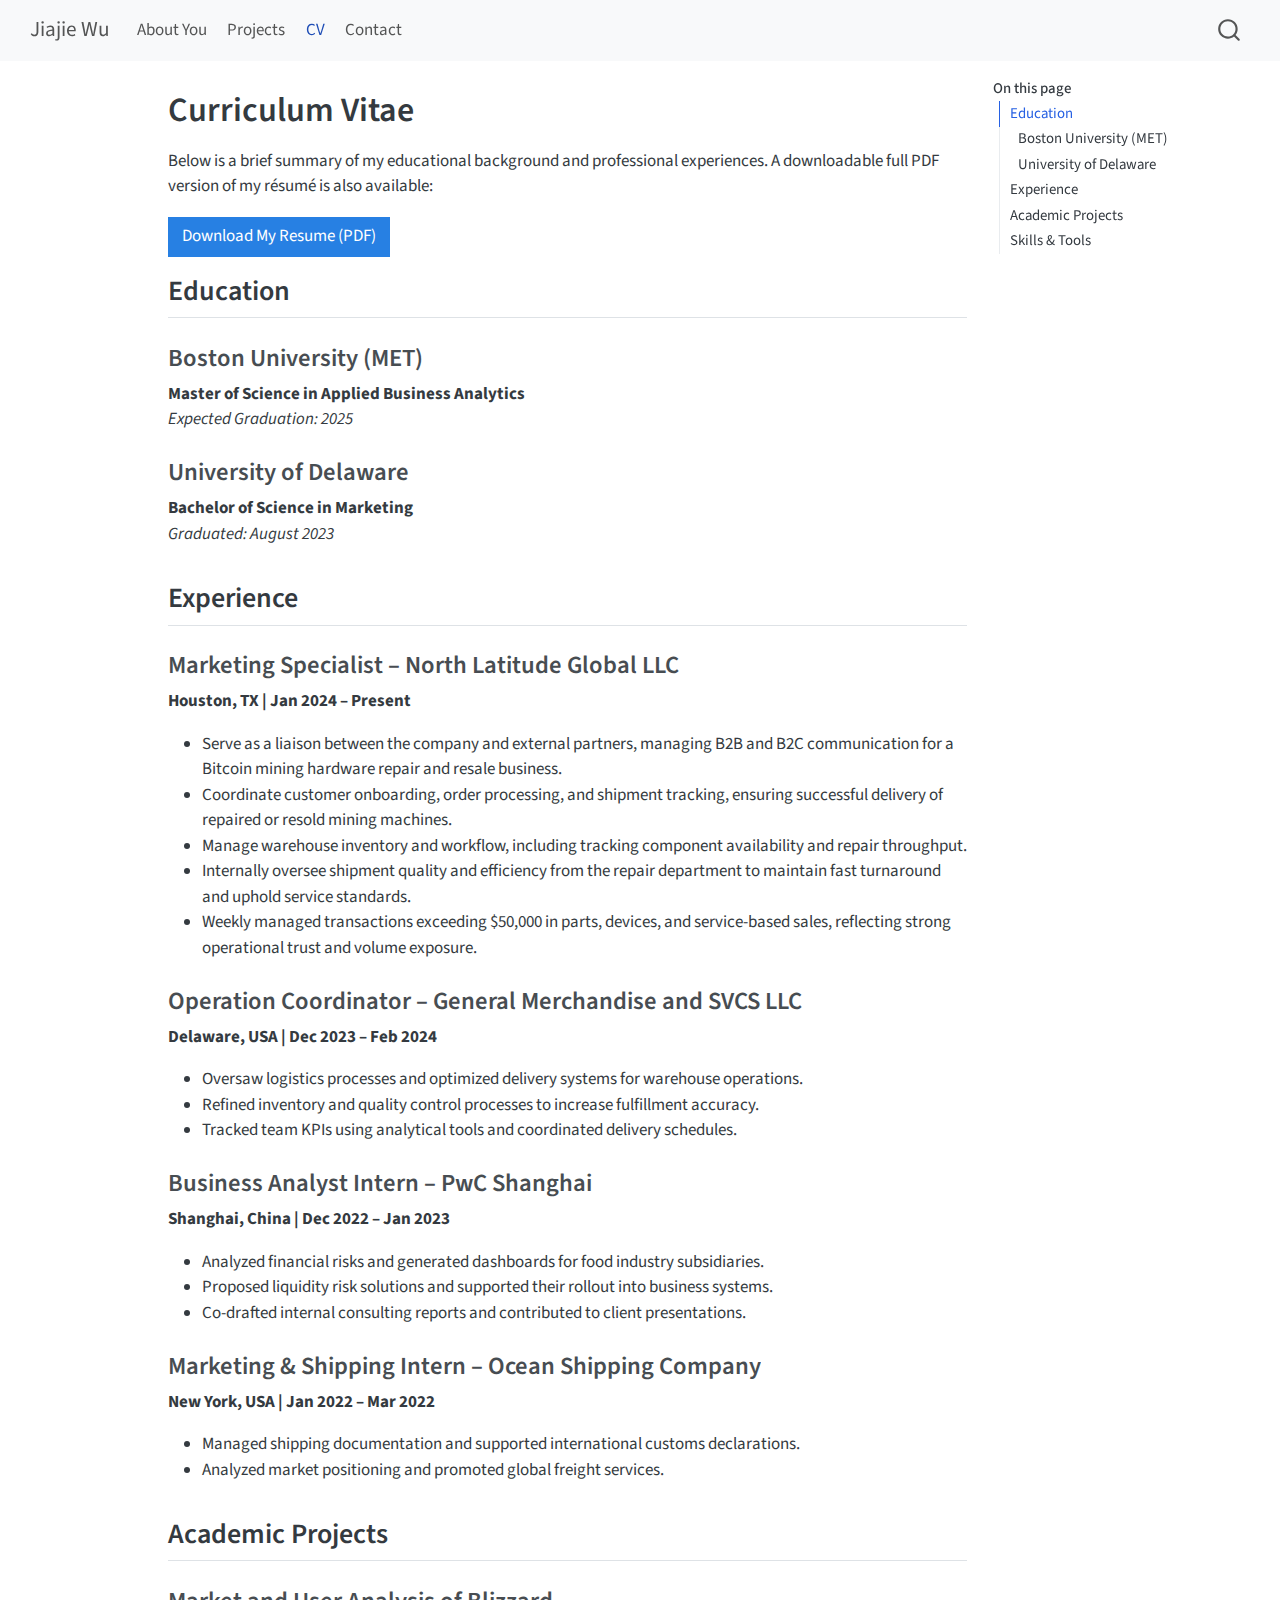
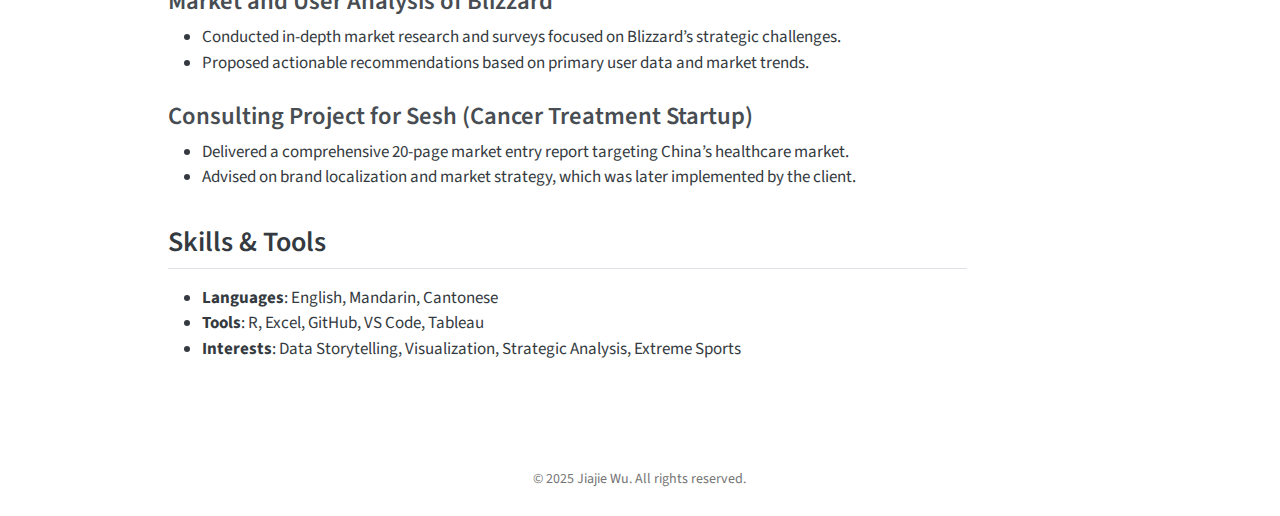
<file: docs/cv.html>
<!DOCTYPE html>
<html xmlns="http://www.w3.org/1999/xhtml" lang="en" xml:lang="en"><head>

<meta charset="utf-8">
<meta name="generator" content="quarto-1.6.40">

<meta name="viewport" content="width=device-width, initial-scale=1.0, user-scalable=yes">


<title>Curriculum Vitae – Jiajie Wu</title>
<style>
code{white-space: pre-wrap;}
span.smallcaps{font-variant: small-caps;}
div.columns{display: flex; gap: min(4vw, 1.5em);}
div.column{flex: auto; overflow-x: auto;}
div.hanging-indent{margin-left: 1.5em; text-indent: -1.5em;}
ul.task-list{list-style: none;}
ul.task-list li input[type="checkbox"] {
  width: 0.8em;
  margin: 0 0.8em 0.2em -1em; /* quarto-specific, see https://github.com/quarto-dev/quarto-cli/issues/4556 */ 
  vertical-align: middle;
}
</style>


<script src="site_libs/quarto-nav/quarto-nav.js"></script>
<script src="site_libs/quarto-nav/headroom.min.js"></script>
<script src="site_libs/clipboard/clipboard.min.js"></script>
<script src="site_libs/quarto-search/autocomplete.umd.js"></script>
<script src="site_libs/quarto-search/fuse.min.js"></script>
<script src="site_libs/quarto-search/quarto-search.js"></script>
<meta name="quarto:offset" content="./">
<script src="site_libs/quarto-html/quarto.js"></script>
<script src="site_libs/quarto-html/popper.min.js"></script>
<script src="site_libs/quarto-html/tippy.umd.min.js"></script>
<script src="site_libs/quarto-html/anchor.min.js"></script>
<link href="site_libs/quarto-html/tippy.css" rel="stylesheet">
<link href="site_libs/quarto-html/quarto-syntax-highlighting-549806ee2085284f45b00abea8c6df48.css" rel="stylesheet" id="quarto-text-highlighting-styles">
<script src="site_libs/bootstrap/bootstrap.min.js"></script>
<link href="site_libs/bootstrap/bootstrap-icons.css" rel="stylesheet">
<link href="site_libs/bootstrap/bootstrap-ddd961a2510921635943dfbbd19534c4.min.css" rel="stylesheet" append-hash="true" id="quarto-bootstrap" data-mode="light">
<script id="quarto-search-options" type="application/json">{
  "location": "navbar",
  "copy-button": false,
  "collapse-after": 3,
  "panel-placement": "end",
  "type": "overlay",
  "limit": 50,
  "keyboard-shortcut": [
    "f",
    "/",
    "s"
  ],
  "show-item-context": false,
  "language": {
    "search-no-results-text": "No results",
    "search-matching-documents-text": "matching documents",
    "search-copy-link-title": "Copy link to search",
    "search-hide-matches-text": "Hide additional matches",
    "search-more-match-text": "more match in this document",
    "search-more-matches-text": "more matches in this document",
    "search-clear-button-title": "Clear",
    "search-text-placeholder": "",
    "search-detached-cancel-button-title": "Cancel",
    "search-submit-button-title": "Submit",
    "search-label": "Search"
  }
}</script>


<link rel="stylesheet" href="styles.css">
</head>

<body class="nav-fixed">

<div id="quarto-search-results"></div>
  <header id="quarto-header" class="headroom fixed-top">
    <nav class="navbar navbar-expand-lg " data-bs-theme="dark">
      <div class="navbar-container container-fluid">
      <div class="navbar-brand-container mx-auto">
    <a class="navbar-brand" href="./index.html">
    <span class="navbar-title">Jiajie Wu</span>
    </a>
  </div>
            <div id="quarto-search" class="" title="Search"></div>
          <button class="navbar-toggler" type="button" data-bs-toggle="collapse" data-bs-target="#navbarCollapse" aria-controls="navbarCollapse" role="menu" aria-expanded="false" aria-label="Toggle navigation" onclick="if (window.quartoToggleHeadroom) { window.quartoToggleHeadroom(); }">
  <span class="navbar-toggler-icon"></span>
</button>
          <div class="collapse navbar-collapse" id="navbarCollapse">
            <ul class="navbar-nav navbar-nav-scroll me-auto">
  <li class="nav-item">
    <a class="nav-link" href="./about.html"> 
<span class="menu-text">About You</span></a>
  </li>  
  <li class="nav-item">
    <a class="nav-link" href="./projects.html"> 
<span class="menu-text">Projects</span></a>
  </li>  
  <li class="nav-item">
    <a class="nav-link active" href="./cv.html" aria-current="page"> 
<span class="menu-text">CV</span></a>
  </li>  
  <li class="nav-item">
    <a class="nav-link" href="./contact.html"> 
<span class="menu-text">Contact</span></a>
  </li>  
</ul>
          </div> <!-- /navcollapse -->
            <div class="quarto-navbar-tools">
</div>
      </div> <!-- /container-fluid -->
    </nav>
</header>
<!-- content -->
<div id="quarto-content" class="quarto-container page-columns page-rows-contents page-layout-article page-navbar">
<!-- sidebar -->
<!-- margin-sidebar -->
    <div id="quarto-margin-sidebar" class="sidebar margin-sidebar">
        <nav id="TOC" role="doc-toc" class="toc-active">
    <h2 id="toc-title">On this page</h2>
   
  <ul>
  <li><a href="#education" id="toc-education" class="nav-link active" data-scroll-target="#education">Education</a>
  <ul class="collapse">
  <li><a href="#boston-university-met" id="toc-boston-university-met" class="nav-link" data-scroll-target="#boston-university-met">Boston University (MET)</a></li>
  <li><a href="#university-of-delaware" id="toc-university-of-delaware" class="nav-link" data-scroll-target="#university-of-delaware">University of Delaware</a></li>
  </ul></li>
  <li><a href="#experience" id="toc-experience" class="nav-link" data-scroll-target="#experience">Experience</a>
  <ul class="collapse">
  <li><a href="#marketing-specialist-north-latitude-global-llc" id="toc-marketing-specialist-north-latitude-global-llc" class="nav-link" data-scroll-target="#marketing-specialist-north-latitude-global-llc">Marketing Specialist – North Latitude Global LLC</a></li>
  <li><a href="#operation-coordinator-general-merchandise-and-svcs-llc" id="toc-operation-coordinator-general-merchandise-and-svcs-llc" class="nav-link" data-scroll-target="#operation-coordinator-general-merchandise-and-svcs-llc">Operation Coordinator – General Merchandise and SVCS LLC</a></li>
  <li><a href="#business-analyst-intern-pwc-shanghai" id="toc-business-analyst-intern-pwc-shanghai" class="nav-link" data-scroll-target="#business-analyst-intern-pwc-shanghai">Business Analyst Intern – PwC Shanghai</a></li>
  <li><a href="#marketing-shipping-intern-ocean-shipping-company" id="toc-marketing-shipping-intern-ocean-shipping-company" class="nav-link" data-scroll-target="#marketing-shipping-intern-ocean-shipping-company">Marketing &amp; Shipping Intern – Ocean Shipping Company</a></li>
  </ul></li>
  <li><a href="#academic-projects" id="toc-academic-projects" class="nav-link" data-scroll-target="#academic-projects">Academic Projects</a>
  <ul class="collapse">
  <li><a href="#market-and-user-analysis-of-blizzard" id="toc-market-and-user-analysis-of-blizzard" class="nav-link" data-scroll-target="#market-and-user-analysis-of-blizzard">Market and User Analysis of Blizzard</a></li>
  <li><a href="#consulting-project-for-sesh-cancer-treatment-startup" id="toc-consulting-project-for-sesh-cancer-treatment-startup" class="nav-link" data-scroll-target="#consulting-project-for-sesh-cancer-treatment-startup">Consulting Project for Sesh (Cancer Treatment Startup)</a></li>
  </ul></li>
  <li><a href="#skills-tools" id="toc-skills-tools" class="nav-link" data-scroll-target="#skills-tools">Skills &amp; Tools</a></li>
  </ul>
</nav>
    </div>
<!-- main -->
<main class="content" id="quarto-document-content">

<header id="title-block-header" class="quarto-title-block default">
<div class="quarto-title">
<h1 class="title">Curriculum Vitae</h1>
</div>



<div class="quarto-title-meta">

    
  
    
  </div>
  


</header>


<p>Below is a brief summary of my educational background and professional experiences. A downloadable full PDF version of my résumé is also available:</p>
<p><a href="assets/Jiajie_Wu_Resume.pdf" class="btn btn-primary">Download My Resume (PDF)</a></p>
<section id="education" class="level2">
<h2 class="anchored" data-anchor-id="education">Education</h2>
<section id="boston-university-met" class="level3">
<h3 class="anchored" data-anchor-id="boston-university-met">Boston University (MET)</h3>
<p><strong>Master of Science in Applied Business Analytics</strong><br>
<em>Expected Graduation: 2025</em></p>
</section>
<section id="university-of-delaware" class="level3">
<h3 class="anchored" data-anchor-id="university-of-delaware">University of Delaware</h3>
<p><strong>Bachelor of Science in Marketing</strong><br>
<em>Graduated: August 2023</em></p>
</section>
</section>
<section id="experience" class="level2">
<h2 class="anchored" data-anchor-id="experience">Experience</h2>
<section id="marketing-specialist-north-latitude-global-llc" class="level3">
<h3 class="anchored" data-anchor-id="marketing-specialist-north-latitude-global-llc">Marketing Specialist – North Latitude Global LLC</h3>
<p><strong>Houston, TX | Jan 2024 – Present</strong></p>
<ul>
<li>Serve as a liaison between the company and external partners, managing B2B and B2C communication for a Bitcoin mining hardware repair and resale business.</li>
<li>Coordinate customer onboarding, order processing, and shipment tracking, ensuring successful delivery of repaired or resold mining machines.</li>
<li>Manage warehouse inventory and workflow, including tracking component availability and repair throughput.</li>
<li>Internally oversee shipment quality and efficiency from the repair department to maintain fast turnaround and uphold service standards.</li>
<li>Weekly managed transactions exceeding $50,000 in parts, devices, and service-based sales, reflecting strong operational trust and volume exposure.</li>
</ul>
</section>
<section id="operation-coordinator-general-merchandise-and-svcs-llc" class="level3">
<h3 class="anchored" data-anchor-id="operation-coordinator-general-merchandise-and-svcs-llc">Operation Coordinator – General Merchandise and SVCS LLC</h3>
<p><strong>Delaware, USA | Dec 2023 – Feb 2024</strong></p>
<ul>
<li>Oversaw logistics processes and optimized delivery systems for warehouse operations.</li>
<li>Refined inventory and quality control processes to increase fulfillment accuracy.</li>
<li>Tracked team KPIs using analytical tools and coordinated delivery schedules.</li>
</ul>
</section>
<section id="business-analyst-intern-pwc-shanghai" class="level3">
<h3 class="anchored" data-anchor-id="business-analyst-intern-pwc-shanghai">Business Analyst Intern – PwC Shanghai</h3>
<p><strong>Shanghai, China | Dec 2022 – Jan 2023</strong></p>
<ul>
<li>Analyzed financial risks and generated dashboards for food industry subsidiaries.</li>
<li>Proposed liquidity risk solutions and supported their rollout into business systems.</li>
<li>Co-drafted internal consulting reports and contributed to client presentations.</li>
</ul>
</section>
<section id="marketing-shipping-intern-ocean-shipping-company" class="level3">
<h3 class="anchored" data-anchor-id="marketing-shipping-intern-ocean-shipping-company">Marketing &amp; Shipping Intern – Ocean Shipping Company</h3>
<p><strong>New York, USA | Jan 2022 – Mar 2022</strong></p>
<ul>
<li>Managed shipping documentation and supported international customs declarations.</li>
<li>Analyzed market positioning and promoted global freight services.</li>
</ul>
</section>
</section>
<section id="academic-projects" class="level2">
<h2 class="anchored" data-anchor-id="academic-projects">Academic Projects</h2>
<section id="market-and-user-analysis-of-blizzard" class="level3">
<h3 class="anchored" data-anchor-id="market-and-user-analysis-of-blizzard">Market and User Analysis of Blizzard</h3>
<ul>
<li>Conducted in-depth market research and surveys focused on Blizzard’s strategic challenges.</li>
<li>Proposed actionable recommendations based on primary user data and market trends.</li>
</ul>
</section>
<section id="consulting-project-for-sesh-cancer-treatment-startup" class="level3">
<h3 class="anchored" data-anchor-id="consulting-project-for-sesh-cancer-treatment-startup">Consulting Project for Sesh (Cancer Treatment Startup)</h3>
<ul>
<li>Delivered a comprehensive 20-page market entry report targeting China’s healthcare market.</li>
<li>Advised on brand localization and market strategy, which was later implemented by the client.</li>
</ul>
</section>
</section>
<section id="skills-tools" class="level2">
<h2 class="anchored" data-anchor-id="skills-tools">Skills &amp; Tools</h2>
<ul>
<li><strong>Languages</strong>: English, Mandarin, Cantonese</li>
<li><strong>Tools</strong>: R, Excel, GitHub, VS Code, Tableau</li>
<li><strong>Interests</strong>: Data Storytelling, Visualization, Strategic Analysis, Extreme Sports</li>
</ul>


</section>

</main> <!-- /main -->
<script id="quarto-html-after-body" type="application/javascript">
window.document.addEventListener("DOMContentLoaded", function (event) {
  const toggleBodyColorMode = (bsSheetEl) => {
    const mode = bsSheetEl.getAttribute("data-mode");
    const bodyEl = window.document.querySelector("body");
    if (mode === "dark") {
      bodyEl.classList.add("quarto-dark");
      bodyEl.classList.remove("quarto-light");
    } else {
      bodyEl.classList.add("quarto-light");
      bodyEl.classList.remove("quarto-dark");
    }
  }
  const toggleBodyColorPrimary = () => {
    const bsSheetEl = window.document.querySelector("link#quarto-bootstrap");
    if (bsSheetEl) {
      toggleBodyColorMode(bsSheetEl);
    }
  }
  toggleBodyColorPrimary();  
  const icon = "";
  const anchorJS = new window.AnchorJS();
  anchorJS.options = {
    placement: 'right',
    icon: icon
  };
  anchorJS.add('.anchored');
  const isCodeAnnotation = (el) => {
    for (const clz of el.classList) {
      if (clz.startsWith('code-annotation-')) {                     
        return true;
      }
    }
    return false;
  }
  const onCopySuccess = function(e) {
    // button target
    const button = e.trigger;
    // don't keep focus
    button.blur();
    // flash "checked"
    button.classList.add('code-copy-button-checked');
    var currentTitle = button.getAttribute("title");
    button.setAttribute("title", "Copied!");
    let tooltip;
    if (window.bootstrap) {
      button.setAttribute("data-bs-toggle", "tooltip");
      button.setAttribute("data-bs-placement", "left");
      button.setAttribute("data-bs-title", "Copied!");
      tooltip = new bootstrap.Tooltip(button, 
        { trigger: "manual", 
          customClass: "code-copy-button-tooltip",
          offset: [0, -8]});
      tooltip.show();    
    }
    setTimeout(function() {
      if (tooltip) {
        tooltip.hide();
        button.removeAttribute("data-bs-title");
        button.removeAttribute("data-bs-toggle");
        button.removeAttribute("data-bs-placement");
      }
      button.setAttribute("title", currentTitle);
      button.classList.remove('code-copy-button-checked');
    }, 1000);
    // clear code selection
    e.clearSelection();
  }
  const getTextToCopy = function(trigger) {
      const codeEl = trigger.previousElementSibling.cloneNode(true);
      for (const childEl of codeEl.children) {
        if (isCodeAnnotation(childEl)) {
          childEl.remove();
        }
      }
      return codeEl.innerText;
  }
  const clipboard = new window.ClipboardJS('.code-copy-button:not([data-in-quarto-modal])', {
    text: getTextToCopy
  });
  clipboard.on('success', onCopySuccess);
  if (window.document.getElementById('quarto-embedded-source-code-modal')) {
    const clipboardModal = new window.ClipboardJS('.code-copy-button[data-in-quarto-modal]', {
      text: getTextToCopy,
      container: window.document.getElementById('quarto-embedded-source-code-modal')
    });
    clipboardModal.on('success', onCopySuccess);
  }
    var localhostRegex = new RegExp(/^(?:http|https):\/\/localhost\:?[0-9]*\//);
    var mailtoRegex = new RegExp(/^mailto:/);
      var filterRegex = new RegExp('/' + window.location.host + '/');
    var isInternal = (href) => {
        return filterRegex.test(href) || localhostRegex.test(href) || mailtoRegex.test(href);
    }
    // Inspect non-navigation links and adorn them if external
 	var links = window.document.querySelectorAll('a[href]:not(.nav-link):not(.navbar-brand):not(.toc-action):not(.sidebar-link):not(.sidebar-item-toggle):not(.pagination-link):not(.no-external):not([aria-hidden]):not(.dropdown-item):not(.quarto-navigation-tool):not(.about-link)');
    for (var i=0; i<links.length; i++) {
      const link = links[i];
      if (!isInternal(link.href)) {
        // undo the damage that might have been done by quarto-nav.js in the case of
        // links that we want to consider external
        if (link.dataset.originalHref !== undefined) {
          link.href = link.dataset.originalHref;
        }
      }
    }
  function tippyHover(el, contentFn, onTriggerFn, onUntriggerFn) {
    const config = {
      allowHTML: true,
      maxWidth: 500,
      delay: 100,
      arrow: false,
      appendTo: function(el) {
          return el.parentElement;
      },
      interactive: true,
      interactiveBorder: 10,
      theme: 'quarto',
      placement: 'bottom-start',
    };
    if (contentFn) {
      config.content = contentFn;
    }
    if (onTriggerFn) {
      config.onTrigger = onTriggerFn;
    }
    if (onUntriggerFn) {
      config.onUntrigger = onUntriggerFn;
    }
    window.tippy(el, config); 
  }
  const noterefs = window.document.querySelectorAll('a[role="doc-noteref"]');
  for (var i=0; i<noterefs.length; i++) {
    const ref = noterefs[i];
    tippyHover(ref, function() {
      // use id or data attribute instead here
      let href = ref.getAttribute('data-footnote-href') || ref.getAttribute('href');
      try { href = new URL(href).hash; } catch {}
      const id = href.replace(/^#\/?/, "");
      const note = window.document.getElementById(id);
      if (note) {
        return note.innerHTML;
      } else {
        return "";
      }
    });
  }
  const xrefs = window.document.querySelectorAll('a.quarto-xref');
  const processXRef = (id, note) => {
    // Strip column container classes
    const stripColumnClz = (el) => {
      el.classList.remove("page-full", "page-columns");
      if (el.children) {
        for (const child of el.children) {
          stripColumnClz(child);
        }
      }
    }
    stripColumnClz(note)
    if (id === null || id.startsWith('sec-')) {
      // Special case sections, only their first couple elements
      const container = document.createElement("div");
      if (note.children && note.children.length > 2) {
        container.appendChild(note.children[0].cloneNode(true));
        for (let i = 1; i < note.children.length; i++) {
          const child = note.children[i];
          if (child.tagName === "P" && child.innerText === "") {
            continue;
          } else {
            container.appendChild(child.cloneNode(true));
            break;
          }
        }
        if (window.Quarto?.typesetMath) {
          window.Quarto.typesetMath(container);
        }
        return container.innerHTML
      } else {
        if (window.Quarto?.typesetMath) {
          window.Quarto.typesetMath(note);
        }
        return note.innerHTML;
      }
    } else {
      // Remove any anchor links if they are present
      const anchorLink = note.querySelector('a.anchorjs-link');
      if (anchorLink) {
        anchorLink.remove();
      }
      if (window.Quarto?.typesetMath) {
        window.Quarto.typesetMath(note);
      }
      if (note.classList.contains("callout")) {
        return note.outerHTML;
      } else {
        return note.innerHTML;
      }
    }
  }
  for (var i=0; i<xrefs.length; i++) {
    const xref = xrefs[i];
    tippyHover(xref, undefined, function(instance) {
      instance.disable();
      let url = xref.getAttribute('href');
      let hash = undefined; 
      if (url.startsWith('#')) {
        hash = url;
      } else {
        try { hash = new URL(url).hash; } catch {}
      }
      if (hash) {
        const id = hash.replace(/^#\/?/, "");
        const note = window.document.getElementById(id);
        if (note !== null) {
          try {
            const html = processXRef(id, note.cloneNode(true));
            instance.setContent(html);
          } finally {
            instance.enable();
            instance.show();
          }
        } else {
          // See if we can fetch this
          fetch(url.split('#')[0])
          .then(res => res.text())
          .then(html => {
            const parser = new DOMParser();
            const htmlDoc = parser.parseFromString(html, "text/html");
            const note = htmlDoc.getElementById(id);
            if (note !== null) {
              const html = processXRef(id, note);
              instance.setContent(html);
            } 
          }).finally(() => {
            instance.enable();
            instance.show();
          });
        }
      } else {
        // See if we can fetch a full url (with no hash to target)
        // This is a special case and we should probably do some content thinning / targeting
        fetch(url)
        .then(res => res.text())
        .then(html => {
          const parser = new DOMParser();
          const htmlDoc = parser.parseFromString(html, "text/html");
          const note = htmlDoc.querySelector('main.content');
          if (note !== null) {
            // This should only happen for chapter cross references
            // (since there is no id in the URL)
            // remove the first header
            if (note.children.length > 0 && note.children[0].tagName === "HEADER") {
              note.children[0].remove();
            }
            const html = processXRef(null, note);
            instance.setContent(html);
          } 
        }).finally(() => {
          instance.enable();
          instance.show();
        });
      }
    }, function(instance) {
    });
  }
      let selectedAnnoteEl;
      const selectorForAnnotation = ( cell, annotation) => {
        let cellAttr = 'data-code-cell="' + cell + '"';
        let lineAttr = 'data-code-annotation="' +  annotation + '"';
        const selector = 'span[' + cellAttr + '][' + lineAttr + ']';
        return selector;
      }
      const selectCodeLines = (annoteEl) => {
        const doc = window.document;
        const targetCell = annoteEl.getAttribute("data-target-cell");
        const targetAnnotation = annoteEl.getAttribute("data-target-annotation");
        const annoteSpan = window.document.querySelector(selectorForAnnotation(targetCell, targetAnnotation));
        const lines = annoteSpan.getAttribute("data-code-lines").split(",");
        const lineIds = lines.map((line) => {
          return targetCell + "-" + line;
        })
        let top = null;
        let height = null;
        let parent = null;
        if (lineIds.length > 0) {
            //compute the position of the single el (top and bottom and make a div)
            const el = window.document.getElementById(lineIds[0]);
            top = el.offsetTop;
            height = el.offsetHeight;
            parent = el.parentElement.parentElement;
          if (lineIds.length > 1) {
            const lastEl = window.document.getElementById(lineIds[lineIds.length - 1]);
            const bottom = lastEl.offsetTop + lastEl.offsetHeight;
            height = bottom - top;
          }
          if (top !== null && height !== null && parent !== null) {
            // cook up a div (if necessary) and position it 
            let div = window.document.getElementById("code-annotation-line-highlight");
            if (div === null) {
              div = window.document.createElement("div");
              div.setAttribute("id", "code-annotation-line-highlight");
              div.style.position = 'absolute';
              parent.appendChild(div);
            }
            div.style.top = top - 2 + "px";
            div.style.height = height + 4 + "px";
            div.style.left = 0;
            let gutterDiv = window.document.getElementById("code-annotation-line-highlight-gutter");
            if (gutterDiv === null) {
              gutterDiv = window.document.createElement("div");
              gutterDiv.setAttribute("id", "code-annotation-line-highlight-gutter");
              gutterDiv.style.position = 'absolute';
              const codeCell = window.document.getElementById(targetCell);
              const gutter = codeCell.querySelector('.code-annotation-gutter');
              gutter.appendChild(gutterDiv);
            }
            gutterDiv.style.top = top - 2 + "px";
            gutterDiv.style.height = height + 4 + "px";
          }
          selectedAnnoteEl = annoteEl;
        }
      };
      const unselectCodeLines = () => {
        const elementsIds = ["code-annotation-line-highlight", "code-annotation-line-highlight-gutter"];
        elementsIds.forEach((elId) => {
          const div = window.document.getElementById(elId);
          if (div) {
            div.remove();
          }
        });
        selectedAnnoteEl = undefined;
      };
        // Handle positioning of the toggle
    window.addEventListener(
      "resize",
      throttle(() => {
        elRect = undefined;
        if (selectedAnnoteEl) {
          selectCodeLines(selectedAnnoteEl);
        }
      }, 10)
    );
    function throttle(fn, ms) {
    let throttle = false;
    let timer;
      return (...args) => {
        if(!throttle) { // first call gets through
            fn.apply(this, args);
            throttle = true;
        } else { // all the others get throttled
            if(timer) clearTimeout(timer); // cancel #2
            timer = setTimeout(() => {
              fn.apply(this, args);
              timer = throttle = false;
            }, ms);
        }
      };
    }
      // Attach click handler to the DT
      const annoteDls = window.document.querySelectorAll('dt[data-target-cell]');
      for (const annoteDlNode of annoteDls) {
        annoteDlNode.addEventListener('click', (event) => {
          const clickedEl = event.target;
          if (clickedEl !== selectedAnnoteEl) {
            unselectCodeLines();
            const activeEl = window.document.querySelector('dt[data-target-cell].code-annotation-active');
            if (activeEl) {
              activeEl.classList.remove('code-annotation-active');
            }
            selectCodeLines(clickedEl);
            clickedEl.classList.add('code-annotation-active');
          } else {
            // Unselect the line
            unselectCodeLines();
            clickedEl.classList.remove('code-annotation-active');
          }
        });
      }
  const findCites = (el) => {
    const parentEl = el.parentElement;
    if (parentEl) {
      const cites = parentEl.dataset.cites;
      if (cites) {
        return {
          el,
          cites: cites.split(' ')
        };
      } else {
        return findCites(el.parentElement)
      }
    } else {
      return undefined;
    }
  };
  var bibliorefs = window.document.querySelectorAll('a[role="doc-biblioref"]');
  for (var i=0; i<bibliorefs.length; i++) {
    const ref = bibliorefs[i];
    const citeInfo = findCites(ref);
    if (citeInfo) {
      tippyHover(citeInfo.el, function() {
        var popup = window.document.createElement('div');
        citeInfo.cites.forEach(function(cite) {
          var citeDiv = window.document.createElement('div');
          citeDiv.classList.add('hanging-indent');
          citeDiv.classList.add('csl-entry');
          var biblioDiv = window.document.getElementById('ref-' + cite);
          if (biblioDiv) {
            citeDiv.innerHTML = biblioDiv.innerHTML;
          }
          popup.appendChild(citeDiv);
        });
        return popup.innerHTML;
      });
    }
  }
});
</script>
</div> <!-- /content -->
<footer class="footer">
  <div class="nav-footer">
    <div class="nav-footer-left">
      &nbsp;
    </div>   
    <div class="nav-footer-center">
      <ul class="footer-items list-unstyled">
    <li class="nav-item">
 © 2025 Jiajie Wu. All rights reserved.
  </li>  
</ul>
    </div>
    <div class="nav-footer-right">
      &nbsp;
    </div>
  </div>
</footer>




</body></html>
</file>
<file: docs/site_libs/quarto-html/tippy.css>
.tippy-box[data-animation=fade][data-state=hidden]{opacity:0}[data-tippy-root]{max-width:calc(100vw - 10px)}.tippy-box{position:relative;background-color:#333;color:#fff;border-radius:4px;font-size:14px;line-height:1.4;white-space:normal;outline:0;transition-property:transform,visibility,opacity}.tippy-box[data-placement^=top]>.tippy-arrow{bottom:0}.tippy-box[data-placement^=top]>.tippy-arrow:before{bottom:-7px;left:0;border-width:8px 8px 0;border-top-color:initial;transform-origin:center top}.tippy-box[data-placement^=bottom]>.tippy-arrow{top:0}.tippy-box[data-placement^=bottom]>.tippy-arrow:before{top:-7px;left:0;border-width:0 8px 8px;border-bottom-color:initial;transform-origin:center bottom}.tippy-box[data-placement^=left]>.tippy-arrow{right:0}.tippy-box[data-placement^=left]>.tippy-arrow:before{border-width:8px 0 8px 8px;border-left-color:initial;right:-7px;transform-origin:center left}.tippy-box[data-placement^=right]>.tippy-arrow{left:0}.tippy-box[data-placement^=right]>.tippy-arrow:before{left:-7px;border-width:8px 8px 8px 0;border-right-color:initial;transform-origin:center right}.tippy-box[data-inertia][data-state=visible]{transition-timing-function:cubic-bezier(.54,1.5,.38,1.11)}.tippy-arrow{width:16px;height:16px;color:#333}.tippy-arrow:before{content:"";position:absolute;border-color:transparent;border-style:solid}.tippy-content{position:relative;padding:5px 9px;z-index:1}
</file>
<file: docs/site_libs/quarto-html/quarto-syntax-highlighting-549806ee2085284f45b00abea8c6df48.css>
/* quarto syntax highlight colors */
:root {
  --quarto-hl-ot-color: #003B4F;
  --quarto-hl-at-color: #657422;
  --quarto-hl-ss-color: #20794D;
  --quarto-hl-an-color: #5E5E5E;
  --quarto-hl-fu-color: #4758AB;
  --quarto-hl-st-color: #20794D;
  --quarto-hl-cf-color: #003B4F;
  --quarto-hl-op-color: #5E5E5E;
  --quarto-hl-er-color: #AD0000;
  --quarto-hl-bn-color: #AD0000;
  --quarto-hl-al-color: #AD0000;
  --quarto-hl-va-color: #111111;
  --quarto-hl-bu-color: inherit;
  --quarto-hl-ex-color: inherit;
  --quarto-hl-pp-color: #AD0000;
  --quarto-hl-in-color: #5E5E5E;
  --quarto-hl-vs-color: #20794D;
  --quarto-hl-wa-color: #5E5E5E;
  --quarto-hl-do-color: #5E5E5E;
  --quarto-hl-im-color: #00769E;
  --quarto-hl-ch-color: #20794D;
  --quarto-hl-dt-color: #AD0000;
  --quarto-hl-fl-color: #AD0000;
  --quarto-hl-co-color: #5E5E5E;
  --quarto-hl-cv-color: #5E5E5E;
  --quarto-hl-cn-color: #8f5902;
  --quarto-hl-sc-color: #5E5E5E;
  --quarto-hl-dv-color: #AD0000;
  --quarto-hl-kw-color: #003B4F;
}

/* other quarto variables */
:root {
  --quarto-font-monospace: SFMono-Regular, Menlo, Monaco, Consolas, "Liberation Mono", "Courier New", monospace;
}

pre > code.sourceCode > span {
  color: #003B4F;
}

code span {
  color: #003B4F;
}

code.sourceCode > span {
  color: #003B4F;
}

div.sourceCode,
div.sourceCode pre.sourceCode {
  color: #003B4F;
}

code span.ot {
  color: #003B4F;
  font-style: inherit;
}

code span.at {
  color: #657422;
  font-style: inherit;
}

code span.ss {
  color: #20794D;
  font-style: inherit;
}

code span.an {
  color: #5E5E5E;
  font-style: inherit;
}

code span.fu {
  color: #4758AB;
  font-style: inherit;
}

code span.st {
  color: #20794D;
  font-style: inherit;
}

code span.cf {
  color: #003B4F;
  font-weight: bold;
  font-style: inherit;
}

code span.op {
  color: #5E5E5E;
  font-style: inherit;
}

code span.er {
  color: #AD0000;
  font-style: inherit;
}

code span.bn {
  color: #AD0000;
  font-style: inherit;
}

code span.al {
  color: #AD0000;
  font-style: inherit;
}

code span.va {
  color: #111111;
  font-style: inherit;
}

code span.bu {
  font-style: inherit;
}

code span.ex {
  font-style: inherit;
}

code span.pp {
  color: #AD0000;
  font-style: inherit;
}

code span.in {
  color: #5E5E5E;
  font-style: inherit;
}

code span.vs {
  color: #20794D;
  font-style: inherit;
}

code span.wa {
  color: #5E5E5E;
  font-style: italic;
}

code span.do {
  color: #5E5E5E;
  font-style: italic;
}

code span.im {
  color: #00769E;
  font-style: inherit;
}

code span.ch {
  color: #20794D;
  font-style: inherit;
}

code span.dt {
  color: #AD0000;
  font-style: inherit;
}

code span.fl {
  color: #AD0000;
  font-style: inherit;
}

code span.co {
  color: #5E5E5E;
  font-style: inherit;
}

code span.cv {
  color: #5E5E5E;
  font-style: italic;
}

code span.cn {
  color: #8f5902;
  font-style: inherit;
}

code span.sc {
  color: #5E5E5E;
  font-style: inherit;
}

code span.dv {
  color: #AD0000;
  font-style: inherit;
}

code span.kw {
  color: #003B4F;
  font-weight: bold;
  font-style: inherit;
}

.prevent-inlining {
  content: "</";
}

/*# sourceMappingURL=ae99138f4fbc2fb4c9f5e5cd69c22459.css.map */
</file>
<file: docs/styles.css>
---
title: "Contact"
---

Feel free to reach out to me through any of the following channels:

::: {.grid}

::: {.g-col-12 .g-col-md-6}
## Direct Contact
- **Email**: [wjj.wujiajie.101@gmail.com](mailto:wjj.wujiajie.101@gmail.com)
- **Phone**: +1 (302) 509-1321
:::

::: {.g-col-12 .g-col-md-6}
## Professional Networks
- **LinkedIn**: [linkedin.com/in/jiajie-wu-b71a311b6](https://linkedin.com/in/jiajie-wu-b71a311b6)
- **GitHub**: [github.com/jiajieooBU](https://github.com/jiajieooBU)
:::

:::

## Send Me a Message

```{=html}
<form action="https://formspree.io/f/yourformid" method="POST" class="contact-form">
  <div class="form-group">
    <label for="name">Name:</label>
    <input type="text" id="name" name="name" required class="form-control">
  </div>
  
  <div class="form-group">
    <label for="email">Email:</label>
    <input type="email" id="email" name="_replyto" required class="form-control">
  </div>
  
  <div class="form-group">
    <label for="message">Message:</label>
    <textarea id="message" name="message" rows="5" required class="form-control"></textarea>
  </div>
  
  <button type="submit" class="btn btn-primary">Send Message</button>
</form>
```

*Note: To make the contact form functional, you'll need to create a free account on [Formspree](https://formspree.io) and replace 'yourformid' with your actual form ID.*
</file>
